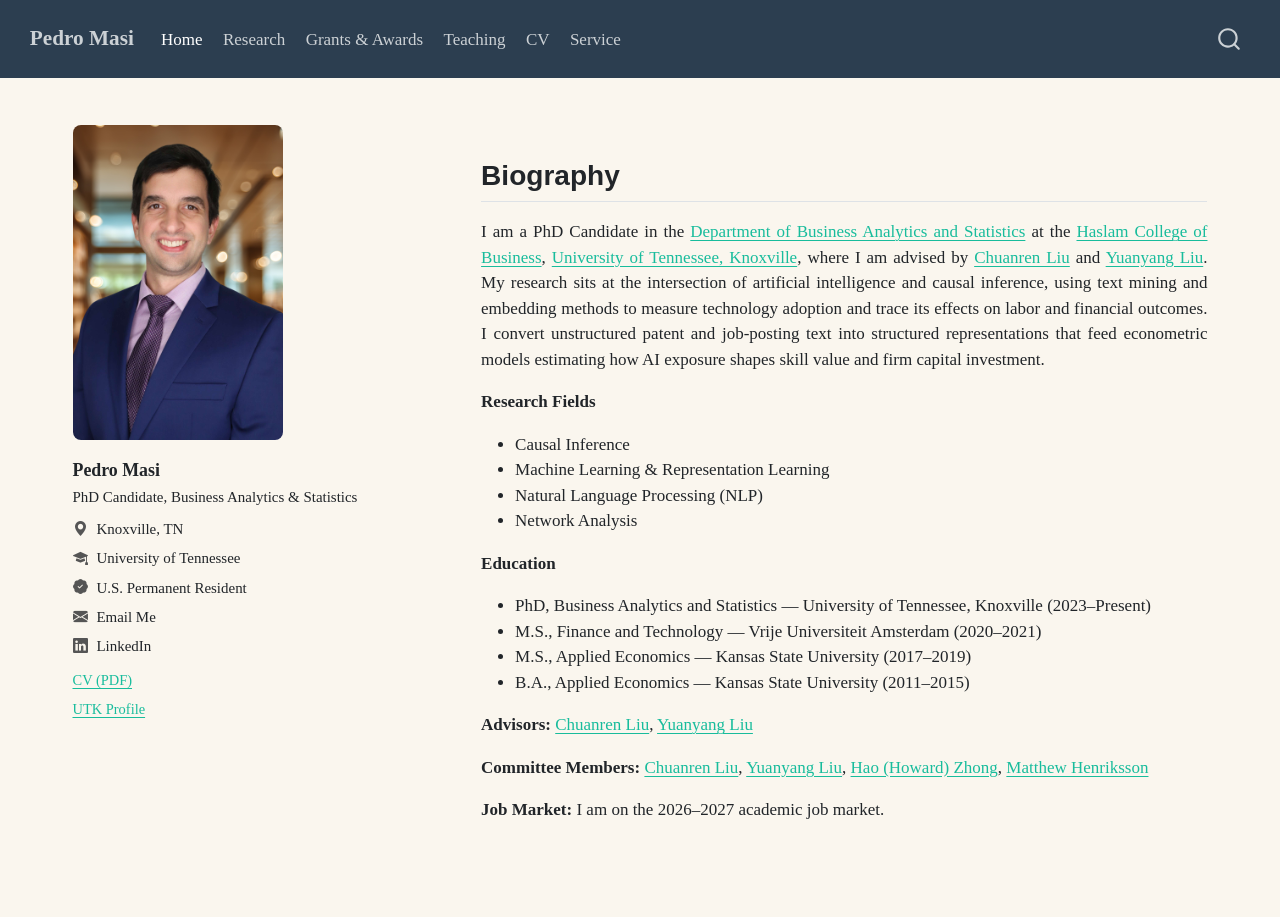
<file: docs/index.html>
<!DOCTYPE html>
<html xmlns="http://www.w3.org/1999/xhtml" lang="en" xml:lang="en"><head>

<meta charset="utf-8">
<meta name="generator" content="quarto-1.9.37">

<meta name="viewport" content="width=device-width, initial-scale=1.0, user-scalable=yes">


<title>Pedro Masi</title>
<style>
/* Default styles provided by pandoc.
** See https://pandoc.org/MANUAL.html#variables-for-html for config info.
*/
code{white-space: pre-wrap;}
span.smallcaps{font-variant: small-caps;}
div.columns{display: flex; gap: min(4vw, 1.5em);}
div.column{flex: auto; overflow-x: auto;}
div.hanging-indent{margin-left: 1.5em; text-indent: -1.5em;}
ul.task-list{list-style: none;}
ul.task-list li input[type="checkbox"] {
  width: 0.8em;
  margin: 0 0.8em 0.2em -1em; /* quarto-specific, see https://github.com/quarto-dev/quarto-cli/issues/4556 */ 
  vertical-align: middle;
}
</style>


<script src="site_libs/quarto-nav/quarto-nav.js"></script>
<script src="site_libs/quarto-nav/headroom.min.js"></script>
<script src="site_libs/clipboard/clipboard.min.js"></script>
<script src="site_libs/quarto-search/autocomplete.umd.js"></script>
<script src="site_libs/quarto-search/fuse.min.js"></script>
<script src="site_libs/quarto-search/quarto-search.js"></script>
<meta name="quarto:offset" content="./">
<script src="site_libs/quarto-html/quarto.js" type="module"></script>
<script src="site_libs/quarto-html/tabsets/tabsets.js" type="module"></script>
<script src="site_libs/quarto-html/popper.min.js"></script>
<script src="site_libs/quarto-html/tippy.umd.min.js"></script>
<script src="site_libs/quarto-html/anchor.min.js"></script>
<link href="site_libs/quarto-html/tippy.css" rel="stylesheet">
<link href="site_libs/quarto-html/quarto-syntax-highlighting-7f8f88aac4f3542376d5c11b86a4c14d.css" rel="stylesheet" id="quarto-text-highlighting-styles">
<script src="site_libs/bootstrap/bootstrap.min.js"></script>
<link href="site_libs/bootstrap/bootstrap-icons.css" rel="stylesheet">
<link href="site_libs/bootstrap/bootstrap-6b423f165eeea3787de40cb4f8e821c3.min.css" rel="stylesheet" append-hash="true" id="quarto-bootstrap" data-mode="light">
<script id="quarto-search-options" type="application/json">{
  "location": "navbar",
  "copy-button": false,
  "collapse-after": 3,
  "panel-placement": "end",
  "type": "overlay",
  "limit": 50,
  "keyboard-shortcut": [
    "f",
    "/",
    "s"
  ],
  "show-item-context": false,
  "language": {
    "search-no-results-text": "No results",
    "search-matching-documents-text": "matching documents",
    "search-copy-link-title": "Copy link to search",
    "search-hide-matches-text": "Hide additional matches",
    "search-more-match-text": "more match in this document",
    "search-more-matches-text": "more matches in this document",
    "search-clear-button-title": "Clear",
    "search-text-placeholder": "",
    "search-detached-cancel-button-title": "Cancel",
    "search-submit-button-title": "Submit",
    "search-label": "Search"
  }
}</script>


<link rel="stylesheet" href="styles.css">
</head>

<body class="nav-fixed quarto-light">

<div id="quarto-search-results"></div>
  <header id="quarto-header" class="headroom fixed-top">
    <nav class="navbar navbar-expand-lg " data-bs-theme="dark">
      <div class="navbar-container container-fluid">
      <div class="navbar-brand-container mx-auto">
    <a class="navbar-brand" href="./index.html">
    <span class="navbar-title">Pedro Masi</span>
    </a>
  </div>
            <div id="quarto-search" class="" title="Search"></div>
          <button class="navbar-toggler" type="button" data-bs-toggle="collapse" data-bs-target="#navbarCollapse" aria-controls="navbarCollapse" role="menu" aria-expanded="false" aria-label="Toggle navigation" onclick="if (window.quartoToggleHeadroom) { window.quartoToggleHeadroom(); }">
  <span class="navbar-toggler-icon"></span>
</button>
          <div class="collapse navbar-collapse" id="navbarCollapse">
            <ul class="navbar-nav navbar-nav-scroll me-auto">
  <li class="nav-item">
    <a class="nav-link active" href="./index.html" aria-current="page"> 
<span class="menu-text">Home</span></a>
  </li>  
  <li class="nav-item">
    <a class="nav-link" href="./research.html"> 
<span class="menu-text">Research</span></a>
  </li>  
  <li class="nav-item">
    <a class="nav-link" href="./grants_awards.html"> 
<span class="menu-text">Grants &amp; Awards</span></a>
  </li>  
  <li class="nav-item">
    <a class="nav-link" href="./teaching.html"> 
<span class="menu-text">Teaching</span></a>
  </li>  
  <li class="nav-item">
    <a class="nav-link" href="./cv.html"> 
<span class="menu-text">CV</span></a>
  </li>  
  <li class="nav-item">
    <a class="nav-link" href="./service.html"> 
<span class="menu-text">Service</span></a>
  </li>  
</ul>
          </div> <!-- /navcollapse -->
            <div class="quarto-navbar-tools">
</div>
      </div> <!-- /container-fluid -->
    </nav>
</header>
<!-- content -->
<div id="quarto-content" class="quarto-container page-columns page-rows-contents page-layout-full page-navbar">
<!-- sidebar -->
<!-- margin-sidebar -->
    
<!-- main -->
<main class="content column-page" id="quarto-document-content"><header id="title-block-header" class="quarto-title-block"></header>




<div class="columns">
<div class="column" style="width:32%;">
<p><img src="pedro_portrait/side_caffee_pm.jpg" class="headshot img-fluid" width="210"></p>
<p style="margin-top:0.6em; margin-bottom:0;">
<strong style="font-size:1.05em;">Pedro Masi</strong><br> <span style="font-size:0.88em;">PhD Candidate, Business Analytics &amp; Statistics</span>
</p>
<div class="contact-list">
<div class="contact-row">
<i class="bi bi-geo-alt-fill"></i><span>Knoxville, TN</span>
</div>
<div class="contact-row">
<i class="bi bi-mortarboard-fill"></i><span>University of Tennessee</span>
</div>
<div class="contact-row">
<i class="bi bi-patch-check-fill"></i><span>U.S. Permanent Resident</span>
</div>
<div class="contact-row">
<i class="bi bi-envelope-fill"></i><span><a href="mailto:pmmasig@gmail.com">Email Me</a></span>
</div>
<div class="contact-row">
<i class="bi bi-linkedin"></i><span><a href="https://www.linkedin.com/in/pedro-masi/" target="_blank" rel="noopener">LinkedIn</a></span>
</div>
</div>
<p style="font-size:0.85em; line-height:2.0; margin-top:0.6em;">
<a href="./cv.html">CV (PDF)</a><br> <a href="https://haslam.utk.edu/people/profile/pedro-masi/">UTK Profile</a>
</p>
</div><div class="column" style="width:4%;">

</div><div class="column" style="width:64%;">
<section id="biography" class="level2">
<h2 class="anchored" data-anchor-id="biography">Biography</h2>
<p>I am a PhD Candidate in the <a href="https://haslam.utk.edu/business-analytics-statistics/">Department of Business Analytics and Statistics</a> at the <a href="https://haslam.utk.edu/">Haslam College of Business</a>, <a href="https://www.utk.edu/">University of Tennessee, Knoxville</a>, where I am advised by <a href="https://datalab.utk.edu/charles-liu/">Chuanren Liu</a> and <a href="https://sites.google.com/site/yuanyangliuhome">Yuanyang Liu</a>. My research sits at the intersection of artificial intelligence and causal inference, using text mining and embedding methods to measure technology adoption and trace its effects on labor and financial outcomes. I convert unstructured patent and job-posting text into structured representations that feed econometric models estimating how AI exposure shapes skill value and firm capital investment.</p>
<p><strong>Research Fields</strong></p>
<ul>
<li>Causal Inference</li>
<li>Machine Learning &amp; Representation Learning</li>
<li>Natural Language Processing (NLP)</li>
<li>Network Analysis</li>
</ul>
<p><strong>Education</strong></p>
<ul>
<li>PhD, Business Analytics and Statistics — University of Tennessee, Knoxville (2023–Present)</li>
<li>M.S., Finance and Technology — Vrije Universiteit Amsterdam (2020–2021)</li>
<li>M.S., Applied Economics — Kansas State University (2017–2019)</li>
<li>B.A., Applied Economics — Kansas State University (2011–2015)</li>
</ul>
<p><strong>Advisors:</strong> <a href="https://datalab.utk.edu/charles-liu/">Chuanren Liu</a>, <a href="https://sites.google.com/site/yuanyangliuhome">Yuanyang Liu</a></p>
<p><strong>Committee Members:</strong> <a href="https://datalab.utk.edu/charles-liu/">Chuanren Liu</a>, <a href="https://sites.google.com/site/yuanyangliuhome">Yuanyang Liu</a>, <a href="https://escp.eu/faculty-research/faculty-members/zhong-hao">Hao (Howard) Zhong</a>, <a href="https://www.mhenriksson.com/">Matthew Henriksson</a></p>
<p><strong>Job Market:</strong> I am on the 2026–2027 academic job market.</p>
</section>
</div>
</div>



</main> <!-- /main -->
<script id="quarto-html-after-body" type="application/javascript">
  window.document.addEventListener("DOMContentLoaded", function (event) {
    const icon = "";
    const anchorJS = new window.AnchorJS();
    anchorJS.options = {
      placement: 'right',
      icon: icon
    };
    anchorJS.add('.anchored');
    const isCodeAnnotation = (el) => {
      for (const clz of el.classList) {
        if (clz.startsWith('code-annotation-')) {                     
          return true;
        }
      }
      return false;
    }
    const onCopySuccess = function(e) {
      // button target
      const button = e.trigger;
      // don't keep focus
      button.blur();
      // flash "checked"
      button.classList.add('code-copy-button-checked');
      var currentTitle = button.getAttribute("title");
      button.setAttribute("title", "Copied!");
      let tooltip;
      if (window.bootstrap) {
        button.setAttribute("data-bs-toggle", "tooltip");
        button.setAttribute("data-bs-placement", "left");
        button.setAttribute("data-bs-title", "Copied!");
        tooltip = new bootstrap.Tooltip(button, 
          { trigger: "manual", 
            customClass: "code-copy-button-tooltip",
            offset: [0, -8]});
        tooltip.show();    
      }
      setTimeout(function() {
        if (tooltip) {
          tooltip.hide();
          button.removeAttribute("data-bs-title");
          button.removeAttribute("data-bs-toggle");
          button.removeAttribute("data-bs-placement");
        }
        button.setAttribute("title", currentTitle);
        button.classList.remove('code-copy-button-checked');
      }, 1000);
      // clear code selection
      e.clearSelection();
    }
    const getTextToCopy = function(trigger) {
      const outerScaffold = trigger.parentElement.cloneNode(true);
      const codeEl = outerScaffold.querySelector('code');
      for (const childEl of codeEl.children) {
        if (isCodeAnnotation(childEl)) {
          childEl.remove();
        }
      }
      return codeEl.innerText;
    }
    const clipboard = new window.ClipboardJS('.code-copy-button:not([data-in-quarto-modal])', {
      text: getTextToCopy
    });
    clipboard.on('success', onCopySuccess);
    if (window.document.getElementById('quarto-embedded-source-code-modal')) {
      const clipboardModal = new window.ClipboardJS('.code-copy-button[data-in-quarto-modal]', {
        text: getTextToCopy,
        container: window.document.getElementById('quarto-embedded-source-code-modal')
      });
      clipboardModal.on('success', onCopySuccess);
    }
      var localhostRegex = new RegExp(/^(?:http|https):\/\/localhost\:?[0-9]*\//);
      var mailtoRegex = new RegExp(/^mailto:/);
        var filterRegex = new RegExp('/' + window.location.host + '/');
      var isInternal = (href) => {
          return filterRegex.test(href) || localhostRegex.test(href) || mailtoRegex.test(href);
      }
      // Inspect non-navigation links and adorn them if external
     var links = window.document.querySelectorAll('a[href]:not(.nav-link):not(.navbar-brand):not(.toc-action):not(.sidebar-link):not(.sidebar-item-toggle):not(.pagination-link):not(.no-external):not([aria-hidden]):not(.dropdown-item):not(.quarto-navigation-tool):not(.about-link)');
      for (var i=0; i<links.length; i++) {
        const link = links[i];
        if (!isInternal(link.href)) {
          // undo the damage that might have been done by quarto-nav.js in the case of
          // links that we want to consider external
          if (link.dataset.originalHref !== undefined) {
            link.href = link.dataset.originalHref;
          }
        }
      }
    function tippyHover(el, contentFn, onTriggerFn, onUntriggerFn) {
      const config = {
        allowHTML: true,
        maxWidth: 500,
        delay: 100,
        arrow: false,
        appendTo: function(el) {
            return el.parentElement;
        },
        interactive: true,
        interactiveBorder: 10,
        theme: 'quarto',
        placement: 'bottom-start',
      };
      if (contentFn) {
        config.content = contentFn;
      }
      if (onTriggerFn) {
        config.onTrigger = onTriggerFn;
      }
      if (onUntriggerFn) {
        config.onUntrigger = onUntriggerFn;
      }
      window.tippy(el, config); 
    }
    const noterefs = window.document.querySelectorAll('a[role="doc-noteref"]');
    for (var i=0; i<noterefs.length; i++) {
      const ref = noterefs[i];
      tippyHover(ref, function() {
        // use id or data attribute instead here
        let href = ref.getAttribute('data-footnote-href') || ref.getAttribute('href');
        try { href = new URL(href).hash; } catch {}
        const id = href.replace(/^#\/?/, "");
        const note = window.document.getElementById(id);
        if (note) {
          return note.innerHTML;
        } else {
          return "";
        }
      });
    }
    const xrefs = window.document.querySelectorAll('a.quarto-xref');
    const processXRef = (id, note) => {
      // Strip column container classes
      const stripColumnClz = (el) => {
        el.classList.remove("page-full", "page-columns");
        if (el.children) {
          for (const child of el.children) {
            stripColumnClz(child);
          }
        }
      }
      stripColumnClz(note)
      if (id === null || id.startsWith('sec-')) {
        // Special case sections, only their first couple elements
        const container = document.createElement("div");
        if (note.children && note.children.length > 2) {
          container.appendChild(note.children[0].cloneNode(true));
          for (let i = 1; i < note.children.length; i++) {
            const child = note.children[i];
            if (child.tagName === "P" && child.innerText === "") {
              continue;
            } else {
              container.appendChild(child.cloneNode(true));
              break;
            }
          }
          if (window.Quarto?.typesetMath) {
            window.Quarto.typesetMath(container);
          }
          return container.innerHTML
        } else {
          if (window.Quarto?.typesetMath) {
            window.Quarto.typesetMath(note);
          }
          return note.innerHTML;
        }
      } else {
        // Remove any anchor links if they are present
        const anchorLink = note.querySelector('a.anchorjs-link');
        if (anchorLink) {
          anchorLink.remove();
        }
        if (window.Quarto?.typesetMath) {
          window.Quarto.typesetMath(note);
        }
        if (note.classList.contains("callout")) {
          return note.outerHTML;
        } else {
          return note.innerHTML;
        }
      }
    }
    for (var i=0; i<xrefs.length; i++) {
      const xref = xrefs[i];
      tippyHover(xref, undefined, function(instance) {
        instance.disable();
        let url = xref.getAttribute('href');
        let hash = undefined; 
        if (url.startsWith('#')) {
          hash = url;
        } else {
          try { hash = new URL(url).hash; } catch {}
        }
        if (hash) {
          const id = hash.replace(/^#\/?/, "");
          const note = window.document.getElementById(id);
          if (note !== null) {
            try {
              const html = processXRef(id, note.cloneNode(true));
              instance.setContent(html);
            } finally {
              instance.enable();
              instance.show();
            }
          } else {
            // See if we can fetch this
            fetch(url.split('#')[0])
            .then(res => res.text())
            .then(html => {
              const parser = new DOMParser();
              const htmlDoc = parser.parseFromString(html, "text/html");
              const note = htmlDoc.getElementById(id);
              if (note !== null) {
                const html = processXRef(id, note);
                instance.setContent(html);
              } 
            }).finally(() => {
              instance.enable();
              instance.show();
            });
          }
        } else {
          // See if we can fetch a full url (with no hash to target)
          // This is a special case and we should probably do some content thinning / targeting
          fetch(url)
          .then(res => res.text())
          .then(html => {
            const parser = new DOMParser();
            const htmlDoc = parser.parseFromString(html, "text/html");
            const note = htmlDoc.querySelector('main.content');
            if (note !== null) {
              // This should only happen for chapter cross references
              // (since there is no id in the URL)
              // remove the first header
              if (note.children.length > 0 && note.children[0].tagName === "HEADER") {
                note.children[0].remove();
              }
              const html = processXRef(null, note);
              instance.setContent(html);
            } 
          }).finally(() => {
            instance.enable();
            instance.show();
          });
        }
      }, function(instance) {
      });
    }
        let selectedAnnoteEl;
        const selectorForAnnotation = ( cell, annotation) => {
          let cellAttr = 'data-code-cell="' + cell + '"';
          let lineAttr = 'data-code-annotation="' +  annotation + '"';
          const selector = 'span[' + cellAttr + '][' + lineAttr + ']';
          return selector;
        }
        const selectCodeLines = (annoteEl) => {
          const doc = window.document;
          const targetCell = annoteEl.getAttribute("data-target-cell");
          const targetAnnotation = annoteEl.getAttribute("data-target-annotation");
          const annoteSpan = window.document.querySelector(selectorForAnnotation(targetCell, targetAnnotation));
          const lines = annoteSpan.getAttribute("data-code-lines").split(",");
          const lineIds = lines.map((line) => {
            return targetCell + "-" + line;
          })
          let top = null;
          let height = null;
          let parent = null;
          if (lineIds.length > 0) {
              //compute the position of the single el (top and bottom and make a div)
              const el = window.document.getElementById(lineIds[0]);
              top = el.offsetTop;
              height = el.offsetHeight;
              parent = el.parentElement.parentElement;
            if (lineIds.length > 1) {
              const lastEl = window.document.getElementById(lineIds[lineIds.length - 1]);
              const bottom = lastEl.offsetTop + lastEl.offsetHeight;
              height = bottom - top;
            }
            if (top !== null && height !== null && parent !== null) {
              // cook up a div (if necessary) and position it 
              let div = window.document.getElementById("code-annotation-line-highlight");
              if (div === null) {
                div = window.document.createElement("div");
                div.setAttribute("id", "code-annotation-line-highlight");
                div.style.position = 'absolute';
                parent.appendChild(div);
              }
              div.style.top = top - 2 + "px";
              div.style.height = height + 4 + "px";
              div.style.left = 0;
              let gutterDiv = window.document.getElementById("code-annotation-line-highlight-gutter");
              if (gutterDiv === null) {
                gutterDiv = window.document.createElement("div");
                gutterDiv.setAttribute("id", "code-annotation-line-highlight-gutter");
                gutterDiv.style.position = 'absolute';
                const codeCell = window.document.getElementById(targetCell);
                const gutter = codeCell.querySelector('.code-annotation-gutter');
                gutter.appendChild(gutterDiv);
              }
              gutterDiv.style.top = top - 2 + "px";
              gutterDiv.style.height = height + 4 + "px";
            }
            selectedAnnoteEl = annoteEl;
          }
        };
        const unselectCodeLines = () => {
          const elementsIds = ["code-annotation-line-highlight", "code-annotation-line-highlight-gutter"];
          elementsIds.forEach((elId) => {
            const div = window.document.getElementById(elId);
            if (div) {
              div.remove();
            }
          });
          selectedAnnoteEl = undefined;
        };
          // Handle positioning of the toggle
      window.addEventListener(
        "resize",
        throttle(() => {
          elRect = undefined;
          if (selectedAnnoteEl) {
            selectCodeLines(selectedAnnoteEl);
          }
        }, 10)
      );
      function throttle(fn, ms) {
      let throttle = false;
      let timer;
        return (...args) => {
          if(!throttle) { // first call gets through
              fn.apply(this, args);
              throttle = true;
          } else { // all the others get throttled
              if(timer) clearTimeout(timer); // cancel #2
              timer = setTimeout(() => {
                fn.apply(this, args);
                timer = throttle = false;
              }, ms);
          }
        };
      }
        // Attach click handler to the DT
        const annoteDls = window.document.querySelectorAll('dt[data-target-cell]');
        for (const annoteDlNode of annoteDls) {
          annoteDlNode.addEventListener('click', (event) => {
            const clickedEl = event.target;
            if (clickedEl !== selectedAnnoteEl) {
              unselectCodeLines();
              const activeEl = window.document.querySelector('dt[data-target-cell].code-annotation-active');
              if (activeEl) {
                activeEl.classList.remove('code-annotation-active');
              }
              selectCodeLines(clickedEl);
              clickedEl.classList.add('code-annotation-active');
            } else {
              // Unselect the line
              unselectCodeLines();
              clickedEl.classList.remove('code-annotation-active');
            }
          });
        }
    const findCites = (el) => {
      const parentEl = el.parentElement;
      if (parentEl) {
        const cites = parentEl.dataset.cites;
        if (cites) {
          return {
            el,
            cites: cites.split(' ')
          };
        } else {
          return findCites(el.parentElement)
        }
      } else {
        return undefined;
      }
    };
    var bibliorefs = window.document.querySelectorAll('a[role="doc-biblioref"]');
    for (var i=0; i<bibliorefs.length; i++) {
      const ref = bibliorefs[i];
      const citeInfo = findCites(ref);
      if (citeInfo) {
        tippyHover(citeInfo.el, function() {
          var popup = window.document.createElement('div');
          citeInfo.cites.forEach(function(cite) {
            var citeDiv = window.document.createElement('div');
            citeDiv.classList.add('hanging-indent');
            citeDiv.classList.add('csl-entry');
            var biblioDiv = window.document.getElementById('ref-' + cite);
            if (biblioDiv) {
              citeDiv.innerHTML = biblioDiv.innerHTML;
            }
            popup.appendChild(citeDiv);
          });
          return popup.innerHTML;
        });
      }
    }
  });
  </script>
</div> <!-- /content -->




</body></html>
</file>
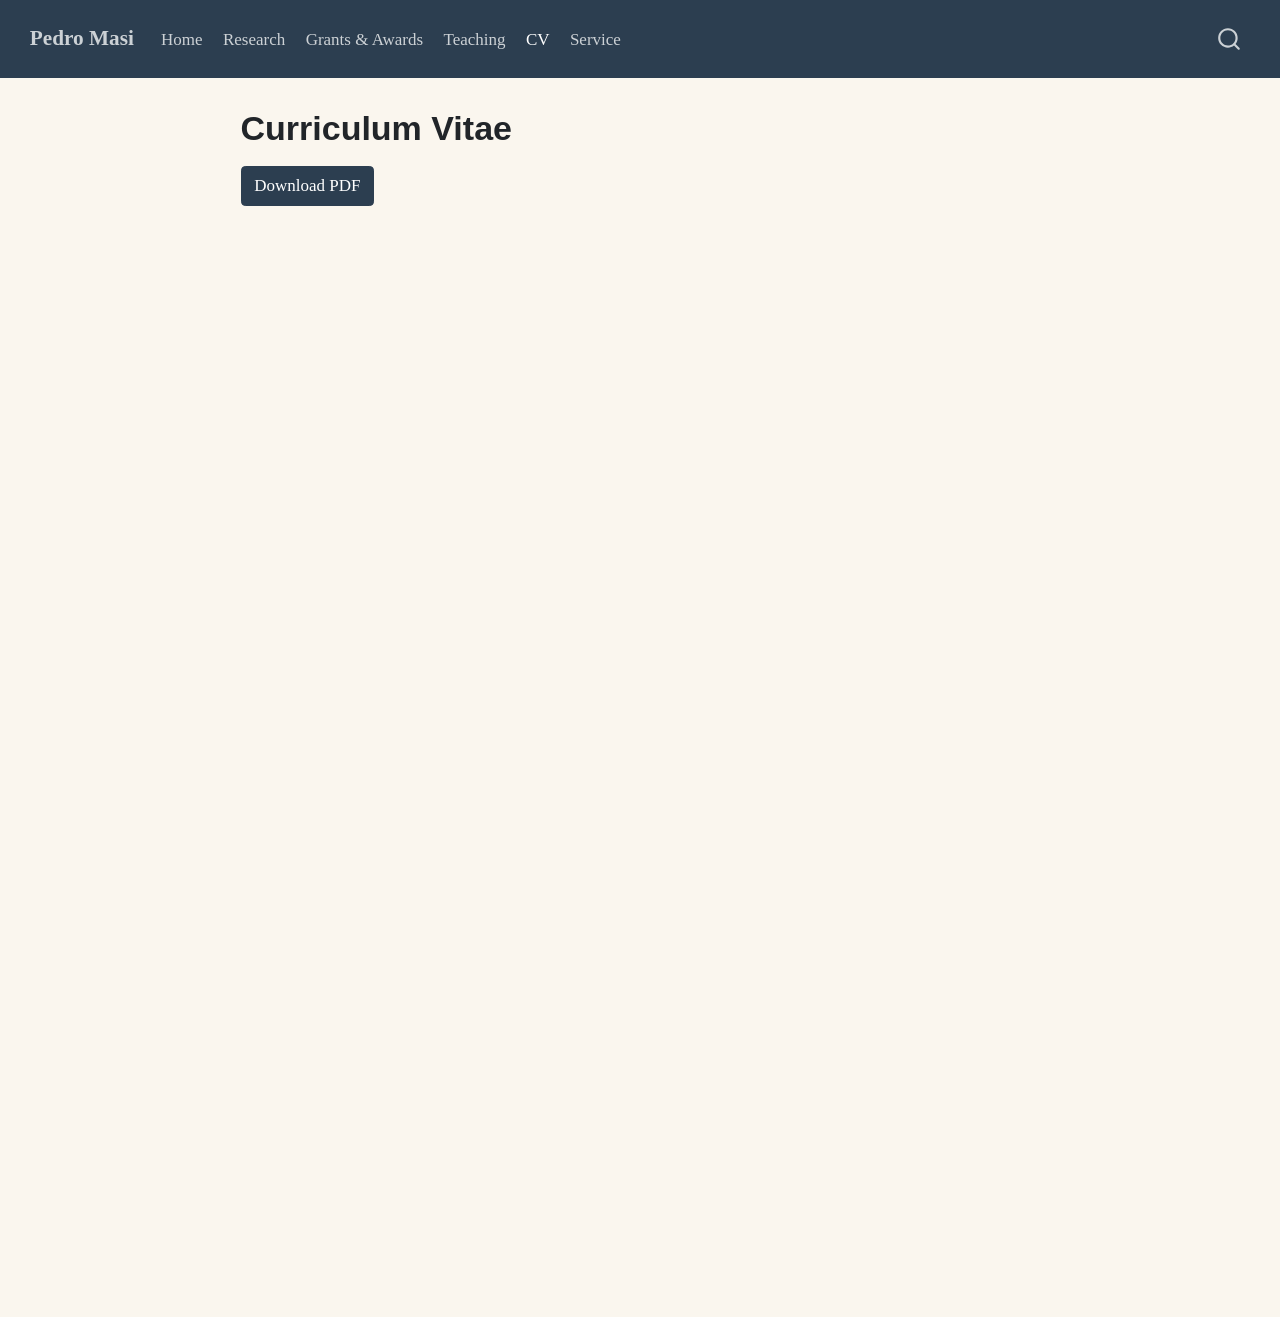
<file: docs/cv.html>
<!DOCTYPE html>
<html xmlns="http://www.w3.org/1999/xhtml" lang="en" xml:lang="en"><head>

<meta charset="utf-8">
<meta name="generator" content="quarto-1.9.37">

<meta name="viewport" content="width=device-width, initial-scale=1.0, user-scalable=yes">


<title>Curriculum Vitae – Pedro Masi</title>
<style>
/* Default styles provided by pandoc.
** See https://pandoc.org/MANUAL.html#variables-for-html for config info.
*/
code{white-space: pre-wrap;}
span.smallcaps{font-variant: small-caps;}
div.columns{display: flex; gap: min(4vw, 1.5em);}
div.column{flex: auto; overflow-x: auto;}
div.hanging-indent{margin-left: 1.5em; text-indent: -1.5em;}
ul.task-list{list-style: none;}
ul.task-list li input[type="checkbox"] {
  width: 0.8em;
  margin: 0 0.8em 0.2em -1em; /* quarto-specific, see https://github.com/quarto-dev/quarto-cli/issues/4556 */ 
  vertical-align: middle;
}
</style>


<script src="site_libs/quarto-nav/quarto-nav.js"></script>
<script src="site_libs/quarto-nav/headroom.min.js"></script>
<script src="site_libs/clipboard/clipboard.min.js"></script>
<script src="site_libs/quarto-search/autocomplete.umd.js"></script>
<script src="site_libs/quarto-search/fuse.min.js"></script>
<script src="site_libs/quarto-search/quarto-search.js"></script>
<meta name="quarto:offset" content="./">
<script src="site_libs/quarto-html/quarto.js" type="module"></script>
<script src="site_libs/quarto-html/tabsets/tabsets.js" type="module"></script>
<script src="site_libs/quarto-html/popper.min.js"></script>
<script src="site_libs/quarto-html/tippy.umd.min.js"></script>
<script src="site_libs/quarto-html/anchor.min.js"></script>
<link href="site_libs/quarto-html/tippy.css" rel="stylesheet">
<link href="site_libs/quarto-html/quarto-syntax-highlighting-7f8f88aac4f3542376d5c11b86a4c14d.css" rel="stylesheet" id="quarto-text-highlighting-styles">
<script src="site_libs/bootstrap/bootstrap.min.js"></script>
<link href="site_libs/bootstrap/bootstrap-icons.css" rel="stylesheet">
<link href="site_libs/bootstrap/bootstrap-6b423f165eeea3787de40cb4f8e821c3.min.css" rel="stylesheet" append-hash="true" id="quarto-bootstrap" data-mode="light">
<script id="quarto-search-options" type="application/json">{
  "location": "navbar",
  "copy-button": false,
  "collapse-after": 3,
  "panel-placement": "end",
  "type": "overlay",
  "limit": 50,
  "keyboard-shortcut": [
    "f",
    "/",
    "s"
  ],
  "show-item-context": false,
  "language": {
    "search-no-results-text": "No results",
    "search-matching-documents-text": "matching documents",
    "search-copy-link-title": "Copy link to search",
    "search-hide-matches-text": "Hide additional matches",
    "search-more-match-text": "more match in this document",
    "search-more-matches-text": "more matches in this document",
    "search-clear-button-title": "Clear",
    "search-text-placeholder": "",
    "search-detached-cancel-button-title": "Cancel",
    "search-submit-button-title": "Submit",
    "search-label": "Search"
  }
}</script>


<link rel="stylesheet" href="styles.css">
</head>

<body class="nav-fixed fullcontent quarto-light">

<div id="quarto-search-results"></div>
  <header id="quarto-header" class="headroom fixed-top">
    <nav class="navbar navbar-expand-lg " data-bs-theme="dark">
      <div class="navbar-container container-fluid">
      <div class="navbar-brand-container mx-auto">
    <a class="navbar-brand" href="./index.html">
    <span class="navbar-title">Pedro Masi</span>
    </a>
  </div>
            <div id="quarto-search" class="" title="Search"></div>
          <button class="navbar-toggler" type="button" data-bs-toggle="collapse" data-bs-target="#navbarCollapse" aria-controls="navbarCollapse" role="menu" aria-expanded="false" aria-label="Toggle navigation" onclick="if (window.quartoToggleHeadroom) { window.quartoToggleHeadroom(); }">
  <span class="navbar-toggler-icon"></span>
</button>
          <div class="collapse navbar-collapse" id="navbarCollapse">
            <ul class="navbar-nav navbar-nav-scroll me-auto">
  <li class="nav-item">
    <a class="nav-link" href="./index.html"> 
<span class="menu-text">Home</span></a>
  </li>  
  <li class="nav-item">
    <a class="nav-link" href="./research.html"> 
<span class="menu-text">Research</span></a>
  </li>  
  <li class="nav-item">
    <a class="nav-link" href="./grants_awards.html"> 
<span class="menu-text">Grants &amp; Awards</span></a>
  </li>  
  <li class="nav-item">
    <a class="nav-link" href="./teaching.html"> 
<span class="menu-text">Teaching</span></a>
  </li>  
  <li class="nav-item">
    <a class="nav-link active" href="./cv.html" aria-current="page"> 
<span class="menu-text">CV</span></a>
  </li>  
  <li class="nav-item">
    <a class="nav-link" href="./service.html"> 
<span class="menu-text">Service</span></a>
  </li>  
</ul>
          </div> <!-- /navcollapse -->
            <div class="quarto-navbar-tools">
</div>
      </div> <!-- /container-fluid -->
    </nav>
</header>
<!-- content -->
<div id="quarto-content" class="quarto-container page-columns page-rows-contents page-layout-article page-navbar">
<!-- sidebar -->
<!-- margin-sidebar -->
    
<!-- main -->
<main class="content" id="quarto-document-content">

<header id="title-block-header" class="quarto-title-block default">
<div class="quarto-title">
<h1 class="title">Curriculum Vitae</h1>
</div>



<div class="quarto-title-meta">

    
  
    
  </div>
  


</header>


<p><a href="Academic_CV_Pedro.pdf" class="btn btn-primary">Download PDF</a></p>
<p><br></p>
<iframe src="Academic_CV_Pedro.pdf" width="100%" height="950px" style="border:none;">
</iframe>



</main> <!-- /main -->
<script id="quarto-html-after-body" type="application/javascript">
  window.document.addEventListener("DOMContentLoaded", function (event) {
    const icon = "";
    const anchorJS = new window.AnchorJS();
    anchorJS.options = {
      placement: 'right',
      icon: icon
    };
    anchorJS.add('.anchored');
    const isCodeAnnotation = (el) => {
      for (const clz of el.classList) {
        if (clz.startsWith('code-annotation-')) {                     
          return true;
        }
      }
      return false;
    }
    const onCopySuccess = function(e) {
      // button target
      const button = e.trigger;
      // don't keep focus
      button.blur();
      // flash "checked"
      button.classList.add('code-copy-button-checked');
      var currentTitle = button.getAttribute("title");
      button.setAttribute("title", "Copied!");
      let tooltip;
      if (window.bootstrap) {
        button.setAttribute("data-bs-toggle", "tooltip");
        button.setAttribute("data-bs-placement", "left");
        button.setAttribute("data-bs-title", "Copied!");
        tooltip = new bootstrap.Tooltip(button, 
          { trigger: "manual", 
            customClass: "code-copy-button-tooltip",
            offset: [0, -8]});
        tooltip.show();    
      }
      setTimeout(function() {
        if (tooltip) {
          tooltip.hide();
          button.removeAttribute("data-bs-title");
          button.removeAttribute("data-bs-toggle");
          button.removeAttribute("data-bs-placement");
        }
        button.setAttribute("title", currentTitle);
        button.classList.remove('code-copy-button-checked');
      }, 1000);
      // clear code selection
      e.clearSelection();
    }
    const getTextToCopy = function(trigger) {
      const outerScaffold = trigger.parentElement.cloneNode(true);
      const codeEl = outerScaffold.querySelector('code');
      for (const childEl of codeEl.children) {
        if (isCodeAnnotation(childEl)) {
          childEl.remove();
        }
      }
      return codeEl.innerText;
    }
    const clipboard = new window.ClipboardJS('.code-copy-button:not([data-in-quarto-modal])', {
      text: getTextToCopy
    });
    clipboard.on('success', onCopySuccess);
    if (window.document.getElementById('quarto-embedded-source-code-modal')) {
      const clipboardModal = new window.ClipboardJS('.code-copy-button[data-in-quarto-modal]', {
        text: getTextToCopy,
        container: window.document.getElementById('quarto-embedded-source-code-modal')
      });
      clipboardModal.on('success', onCopySuccess);
    }
      var localhostRegex = new RegExp(/^(?:http|https):\/\/localhost\:?[0-9]*\//);
      var mailtoRegex = new RegExp(/^mailto:/);
        var filterRegex = new RegExp('/' + window.location.host + '/');
      var isInternal = (href) => {
          return filterRegex.test(href) || localhostRegex.test(href) || mailtoRegex.test(href);
      }
      // Inspect non-navigation links and adorn them if external
     var links = window.document.querySelectorAll('a[href]:not(.nav-link):not(.navbar-brand):not(.toc-action):not(.sidebar-link):not(.sidebar-item-toggle):not(.pagination-link):not(.no-external):not([aria-hidden]):not(.dropdown-item):not(.quarto-navigation-tool):not(.about-link)');
      for (var i=0; i<links.length; i++) {
        const link = links[i];
        if (!isInternal(link.href)) {
          // undo the damage that might have been done by quarto-nav.js in the case of
          // links that we want to consider external
          if (link.dataset.originalHref !== undefined) {
            link.href = link.dataset.originalHref;
          }
        }
      }
    function tippyHover(el, contentFn, onTriggerFn, onUntriggerFn) {
      const config = {
        allowHTML: true,
        maxWidth: 500,
        delay: 100,
        arrow: false,
        appendTo: function(el) {
            return el.parentElement;
        },
        interactive: true,
        interactiveBorder: 10,
        theme: 'quarto',
        placement: 'bottom-start',
      };
      if (contentFn) {
        config.content = contentFn;
      }
      if (onTriggerFn) {
        config.onTrigger = onTriggerFn;
      }
      if (onUntriggerFn) {
        config.onUntrigger = onUntriggerFn;
      }
      window.tippy(el, config); 
    }
    const noterefs = window.document.querySelectorAll('a[role="doc-noteref"]');
    for (var i=0; i<noterefs.length; i++) {
      const ref = noterefs[i];
      tippyHover(ref, function() {
        // use id or data attribute instead here
        let href = ref.getAttribute('data-footnote-href') || ref.getAttribute('href');
        try { href = new URL(href).hash; } catch {}
        const id = href.replace(/^#\/?/, "");
        const note = window.document.getElementById(id);
        if (note) {
          return note.innerHTML;
        } else {
          return "";
        }
      });
    }
    const xrefs = window.document.querySelectorAll('a.quarto-xref');
    const processXRef = (id, note) => {
      // Strip column container classes
      const stripColumnClz = (el) => {
        el.classList.remove("page-full", "page-columns");
        if (el.children) {
          for (const child of el.children) {
            stripColumnClz(child);
          }
        }
      }
      stripColumnClz(note)
      if (id === null || id.startsWith('sec-')) {
        // Special case sections, only their first couple elements
        const container = document.createElement("div");
        if (note.children && note.children.length > 2) {
          container.appendChild(note.children[0].cloneNode(true));
          for (let i = 1; i < note.children.length; i++) {
            const child = note.children[i];
            if (child.tagName === "P" && child.innerText === "") {
              continue;
            } else {
              container.appendChild(child.cloneNode(true));
              break;
            }
          }
          if (window.Quarto?.typesetMath) {
            window.Quarto.typesetMath(container);
          }
          return container.innerHTML
        } else {
          if (window.Quarto?.typesetMath) {
            window.Quarto.typesetMath(note);
          }
          return note.innerHTML;
        }
      } else {
        // Remove any anchor links if they are present
        const anchorLink = note.querySelector('a.anchorjs-link');
        if (anchorLink) {
          anchorLink.remove();
        }
        if (window.Quarto?.typesetMath) {
          window.Quarto.typesetMath(note);
        }
        if (note.classList.contains("callout")) {
          return note.outerHTML;
        } else {
          return note.innerHTML;
        }
      }
    }
    for (var i=0; i<xrefs.length; i++) {
      const xref = xrefs[i];
      tippyHover(xref, undefined, function(instance) {
        instance.disable();
        let url = xref.getAttribute('href');
        let hash = undefined; 
        if (url.startsWith('#')) {
          hash = url;
        } else {
          try { hash = new URL(url).hash; } catch {}
        }
        if (hash) {
          const id = hash.replace(/^#\/?/, "");
          const note = window.document.getElementById(id);
          if (note !== null) {
            try {
              const html = processXRef(id, note.cloneNode(true));
              instance.setContent(html);
            } finally {
              instance.enable();
              instance.show();
            }
          } else {
            // See if we can fetch this
            fetch(url.split('#')[0])
            .then(res => res.text())
            .then(html => {
              const parser = new DOMParser();
              const htmlDoc = parser.parseFromString(html, "text/html");
              const note = htmlDoc.getElementById(id);
              if (note !== null) {
                const html = processXRef(id, note);
                instance.setContent(html);
              } 
            }).finally(() => {
              instance.enable();
              instance.show();
            });
          }
        } else {
          // See if we can fetch a full url (with no hash to target)
          // This is a special case and we should probably do some content thinning / targeting
          fetch(url)
          .then(res => res.text())
          .then(html => {
            const parser = new DOMParser();
            const htmlDoc = parser.parseFromString(html, "text/html");
            const note = htmlDoc.querySelector('main.content');
            if (note !== null) {
              // This should only happen for chapter cross references
              // (since there is no id in the URL)
              // remove the first header
              if (note.children.length > 0 && note.children[0].tagName === "HEADER") {
                note.children[0].remove();
              }
              const html = processXRef(null, note);
              instance.setContent(html);
            } 
          }).finally(() => {
            instance.enable();
            instance.show();
          });
        }
      }, function(instance) {
      });
    }
        let selectedAnnoteEl;
        const selectorForAnnotation = ( cell, annotation) => {
          let cellAttr = 'data-code-cell="' + cell + '"';
          let lineAttr = 'data-code-annotation="' +  annotation + '"';
          const selector = 'span[' + cellAttr + '][' + lineAttr + ']';
          return selector;
        }
        const selectCodeLines = (annoteEl) => {
          const doc = window.document;
          const targetCell = annoteEl.getAttribute("data-target-cell");
          const targetAnnotation = annoteEl.getAttribute("data-target-annotation");
          const annoteSpan = window.document.querySelector(selectorForAnnotation(targetCell, targetAnnotation));
          const lines = annoteSpan.getAttribute("data-code-lines").split(",");
          const lineIds = lines.map((line) => {
            return targetCell + "-" + line;
          })
          let top = null;
          let height = null;
          let parent = null;
          if (lineIds.length > 0) {
              //compute the position of the single el (top and bottom and make a div)
              const el = window.document.getElementById(lineIds[0]);
              top = el.offsetTop;
              height = el.offsetHeight;
              parent = el.parentElement.parentElement;
            if (lineIds.length > 1) {
              const lastEl = window.document.getElementById(lineIds[lineIds.length - 1]);
              const bottom = lastEl.offsetTop + lastEl.offsetHeight;
              height = bottom - top;
            }
            if (top !== null && height !== null && parent !== null) {
              // cook up a div (if necessary) and position it 
              let div = window.document.getElementById("code-annotation-line-highlight");
              if (div === null) {
                div = window.document.createElement("div");
                div.setAttribute("id", "code-annotation-line-highlight");
                div.style.position = 'absolute';
                parent.appendChild(div);
              }
              div.style.top = top - 2 + "px";
              div.style.height = height + 4 + "px";
              div.style.left = 0;
              let gutterDiv = window.document.getElementById("code-annotation-line-highlight-gutter");
              if (gutterDiv === null) {
                gutterDiv = window.document.createElement("div");
                gutterDiv.setAttribute("id", "code-annotation-line-highlight-gutter");
                gutterDiv.style.position = 'absolute';
                const codeCell = window.document.getElementById(targetCell);
                const gutter = codeCell.querySelector('.code-annotation-gutter');
                gutter.appendChild(gutterDiv);
              }
              gutterDiv.style.top = top - 2 + "px";
              gutterDiv.style.height = height + 4 + "px";
            }
            selectedAnnoteEl = annoteEl;
          }
        };
        const unselectCodeLines = () => {
          const elementsIds = ["code-annotation-line-highlight", "code-annotation-line-highlight-gutter"];
          elementsIds.forEach((elId) => {
            const div = window.document.getElementById(elId);
            if (div) {
              div.remove();
            }
          });
          selectedAnnoteEl = undefined;
        };
          // Handle positioning of the toggle
      window.addEventListener(
        "resize",
        throttle(() => {
          elRect = undefined;
          if (selectedAnnoteEl) {
            selectCodeLines(selectedAnnoteEl);
          }
        }, 10)
      );
      function throttle(fn, ms) {
      let throttle = false;
      let timer;
        return (...args) => {
          if(!throttle) { // first call gets through
              fn.apply(this, args);
              throttle = true;
          } else { // all the others get throttled
              if(timer) clearTimeout(timer); // cancel #2
              timer = setTimeout(() => {
                fn.apply(this, args);
                timer = throttle = false;
              }, ms);
          }
        };
      }
        // Attach click handler to the DT
        const annoteDls = window.document.querySelectorAll('dt[data-target-cell]');
        for (const annoteDlNode of annoteDls) {
          annoteDlNode.addEventListener('click', (event) => {
            const clickedEl = event.target;
            if (clickedEl !== selectedAnnoteEl) {
              unselectCodeLines();
              const activeEl = window.document.querySelector('dt[data-target-cell].code-annotation-active');
              if (activeEl) {
                activeEl.classList.remove('code-annotation-active');
              }
              selectCodeLines(clickedEl);
              clickedEl.classList.add('code-annotation-active');
            } else {
              // Unselect the line
              unselectCodeLines();
              clickedEl.classList.remove('code-annotation-active');
            }
          });
        }
    const findCites = (el) => {
      const parentEl = el.parentElement;
      if (parentEl) {
        const cites = parentEl.dataset.cites;
        if (cites) {
          return {
            el,
            cites: cites.split(' ')
          };
        } else {
          return findCites(el.parentElement)
        }
      } else {
        return undefined;
      }
    };
    var bibliorefs = window.document.querySelectorAll('a[role="doc-biblioref"]');
    for (var i=0; i<bibliorefs.length; i++) {
      const ref = bibliorefs[i];
      const citeInfo = findCites(ref);
      if (citeInfo) {
        tippyHover(citeInfo.el, function() {
          var popup = window.document.createElement('div');
          citeInfo.cites.forEach(function(cite) {
            var citeDiv = window.document.createElement('div');
            citeDiv.classList.add('hanging-indent');
            citeDiv.classList.add('csl-entry');
            var biblioDiv = window.document.getElementById('ref-' + cite);
            if (biblioDiv) {
              citeDiv.innerHTML = biblioDiv.innerHTML;
            }
            popup.appendChild(citeDiv);
          });
          return popup.innerHTML;
        });
      }
    }
  });
  </script>
</div> <!-- /content -->




</body></html>
</file>
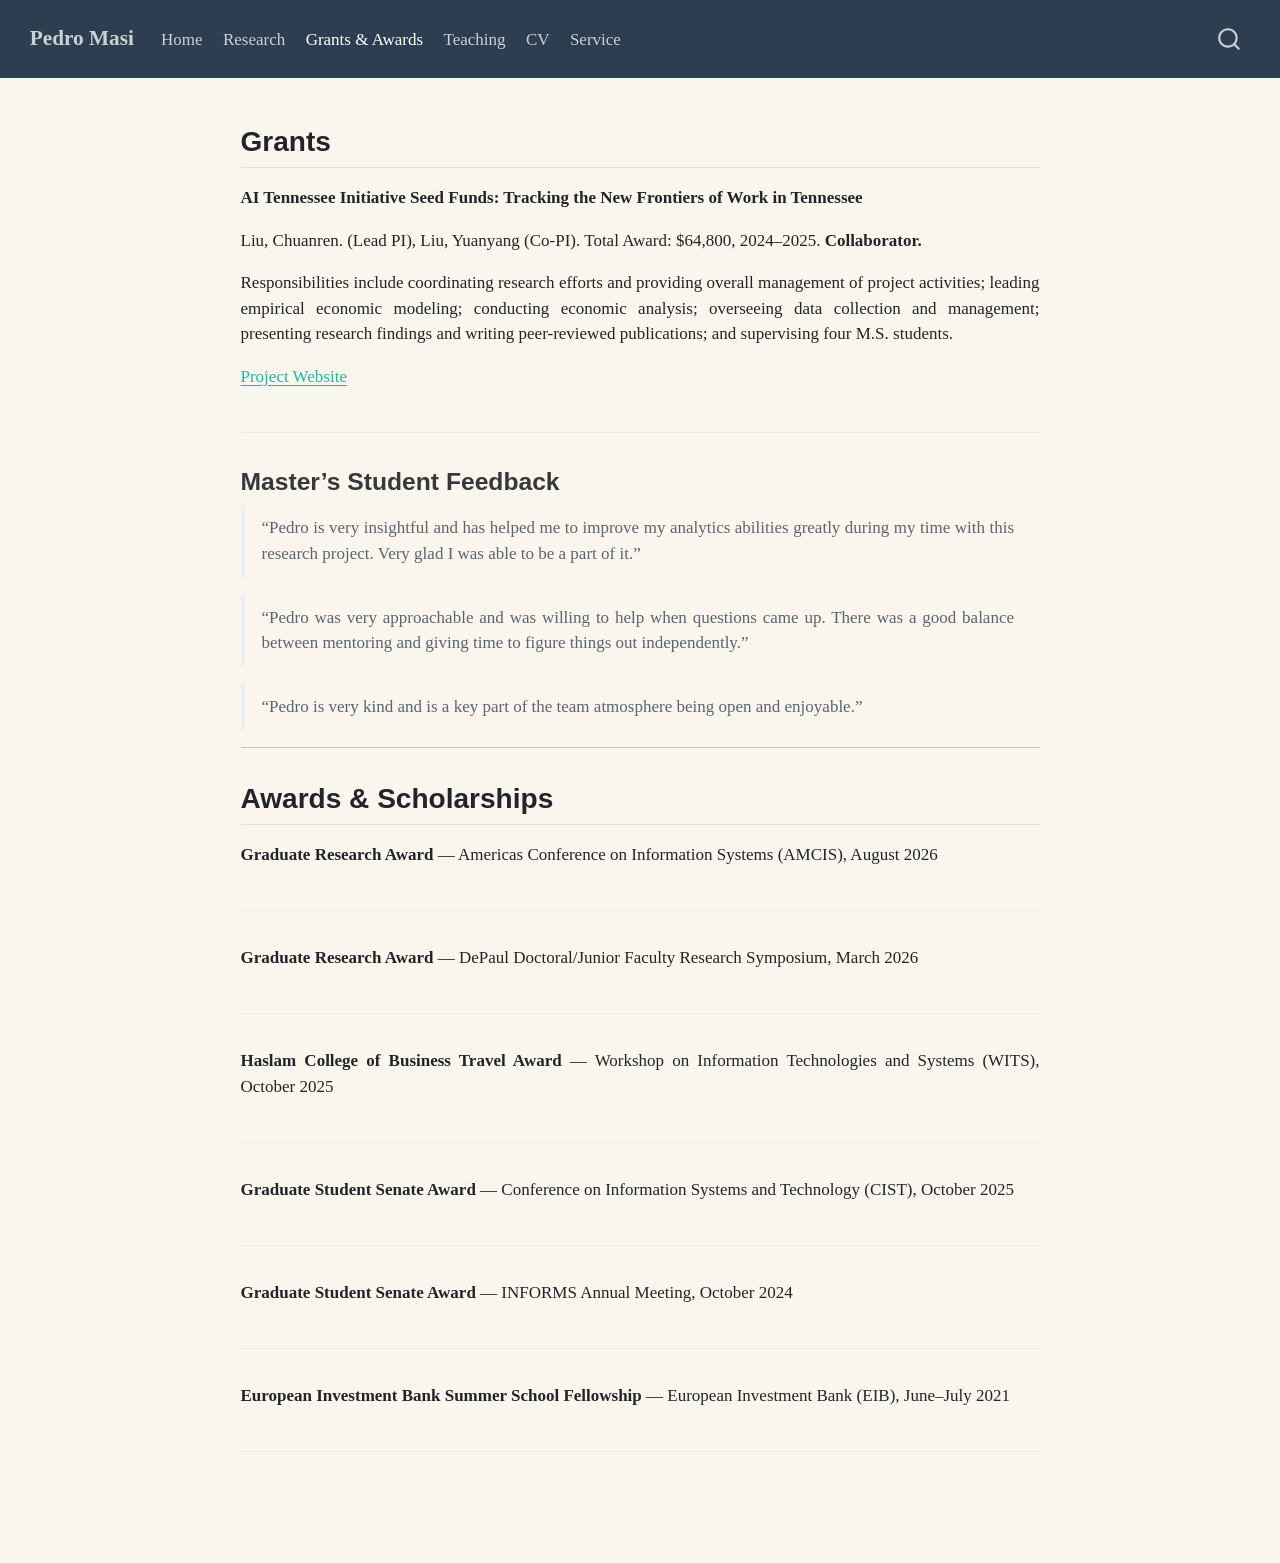
<file: docs/grants_awards.html>
<!DOCTYPE html>
<html xmlns="http://www.w3.org/1999/xhtml" lang="en" xml:lang="en"><head>

<meta charset="utf-8">
<meta name="generator" content="quarto-1.9.37">

<meta name="viewport" content="width=device-width, initial-scale=1.0, user-scalable=yes">


<title>Grants &amp; Awards – Pedro Masi – Pedro Masi</title>
<style>
/* Default styles provided by pandoc.
** See https://pandoc.org/MANUAL.html#variables-for-html for config info.
*/
code{white-space: pre-wrap;}
span.smallcaps{font-variant: small-caps;}
div.columns{display: flex; gap: min(4vw, 1.5em);}
div.column{flex: auto; overflow-x: auto;}
div.hanging-indent{margin-left: 1.5em; text-indent: -1.5em;}
ul.task-list{list-style: none;}
ul.task-list li input[type="checkbox"] {
  width: 0.8em;
  margin: 0 0.8em 0.2em -1em; /* quarto-specific, see https://github.com/quarto-dev/quarto-cli/issues/4556 */ 
  vertical-align: middle;
}
</style>


<script src="site_libs/quarto-nav/quarto-nav.js"></script>
<script src="site_libs/quarto-nav/headroom.min.js"></script>
<script src="site_libs/clipboard/clipboard.min.js"></script>
<script src="site_libs/quarto-search/autocomplete.umd.js"></script>
<script src="site_libs/quarto-search/fuse.min.js"></script>
<script src="site_libs/quarto-search/quarto-search.js"></script>
<meta name="quarto:offset" content="./">
<script src="site_libs/quarto-html/quarto.js" type="module"></script>
<script src="site_libs/quarto-html/tabsets/tabsets.js" type="module"></script>
<script src="site_libs/quarto-html/popper.min.js"></script>
<script src="site_libs/quarto-html/tippy.umd.min.js"></script>
<script src="site_libs/quarto-html/anchor.min.js"></script>
<link href="site_libs/quarto-html/tippy.css" rel="stylesheet">
<link href="site_libs/quarto-html/quarto-syntax-highlighting-7f8f88aac4f3542376d5c11b86a4c14d.css" rel="stylesheet" id="quarto-text-highlighting-styles">
<script src="site_libs/bootstrap/bootstrap.min.js"></script>
<link href="site_libs/bootstrap/bootstrap-icons.css" rel="stylesheet">
<link href="site_libs/bootstrap/bootstrap-6b423f165eeea3787de40cb4f8e821c3.min.css" rel="stylesheet" append-hash="true" id="quarto-bootstrap" data-mode="light">
<script id="quarto-search-options" type="application/json">{
  "location": "navbar",
  "copy-button": false,
  "collapse-after": 3,
  "panel-placement": "end",
  "type": "overlay",
  "limit": 50,
  "keyboard-shortcut": [
    "f",
    "/",
    "s"
  ],
  "show-item-context": false,
  "language": {
    "search-no-results-text": "No results",
    "search-matching-documents-text": "matching documents",
    "search-copy-link-title": "Copy link to search",
    "search-hide-matches-text": "Hide additional matches",
    "search-more-match-text": "more match in this document",
    "search-more-matches-text": "more matches in this document",
    "search-clear-button-title": "Clear",
    "search-text-placeholder": "",
    "search-detached-cancel-button-title": "Cancel",
    "search-submit-button-title": "Submit",
    "search-label": "Search"
  }
}</script>


<link rel="stylesheet" href="styles.css">
</head>

<body class="nav-fixed fullcontent quarto-light">

<div id="quarto-search-results"></div>
  <header id="quarto-header" class="headroom fixed-top">
    <nav class="navbar navbar-expand-lg " data-bs-theme="dark">
      <div class="navbar-container container-fluid">
      <div class="navbar-brand-container mx-auto">
    <a class="navbar-brand" href="./index.html">
    <span class="navbar-title">Pedro Masi</span>
    </a>
  </div>
            <div id="quarto-search" class="" title="Search"></div>
          <button class="navbar-toggler" type="button" data-bs-toggle="collapse" data-bs-target="#navbarCollapse" aria-controls="navbarCollapse" role="menu" aria-expanded="false" aria-label="Toggle navigation" onclick="if (window.quartoToggleHeadroom) { window.quartoToggleHeadroom(); }">
  <span class="navbar-toggler-icon"></span>
</button>
          <div class="collapse navbar-collapse" id="navbarCollapse">
            <ul class="navbar-nav navbar-nav-scroll me-auto">
  <li class="nav-item">
    <a class="nav-link" href="./index.html"> 
<span class="menu-text">Home</span></a>
  </li>  
  <li class="nav-item">
    <a class="nav-link" href="./research.html"> 
<span class="menu-text">Research</span></a>
  </li>  
  <li class="nav-item">
    <a class="nav-link active" href="./grants_awards.html" aria-current="page"> 
<span class="menu-text">Grants &amp; Awards</span></a>
  </li>  
  <li class="nav-item">
    <a class="nav-link" href="./teaching.html"> 
<span class="menu-text">Teaching</span></a>
  </li>  
  <li class="nav-item">
    <a class="nav-link" href="./cv.html"> 
<span class="menu-text">CV</span></a>
  </li>  
  <li class="nav-item">
    <a class="nav-link" href="./service.html"> 
<span class="menu-text">Service</span></a>
  </li>  
</ul>
          </div> <!-- /navcollapse -->
            <div class="quarto-navbar-tools">
</div>
      </div> <!-- /container-fluid -->
    </nav>
</header>
<!-- content -->
<div id="quarto-content" class="quarto-container page-columns page-rows-contents page-layout-article page-navbar">
<!-- sidebar -->
<!-- margin-sidebar -->
    
<!-- main -->
<main class="content" id="quarto-document-content"><header id="title-block-header" class="quarto-title-block"></header>




<section id="grants" class="level2">
<h2 class="anchored" data-anchor-id="grants">Grants</h2>
<div class="paper-entry">
<p><strong>AI Tennessee Initiative Seed Funds: Tracking the New Frontiers of Work in Tennessee</strong></p>
<p>Liu, Chuanren. (Lead PI), Liu, Yuanyang (Co-PI). Total Award: $64,800, 2024–2025. <strong>Collaborator.</strong></p>
<p>Responsibilities include coordinating research efforts and providing overall management of project activities; leading empirical economic modeling; conducting economic analysis; overseeing data collection and management; presenting research findings and writing peer-reviewed publications; and supervising four M.S. students.</p>
<p><a href="https://ai.haslam.utk.edu/future-of-work/">Project Website</a></p>
</div>
<section id="masters-student-feedback" class="level3">
<h3 class="anchored" data-anchor-id="masters-student-feedback">Master’s Student Feedback</h3>
<blockquote class="blockquote">
<p>“Pedro is very insightful and has helped me to improve my analytics abilities greatly during my time with this research project. Very glad I was able to be a part of it.”</p>
</blockquote>
<blockquote class="blockquote">
<p>“Pedro was very approachable and was willing to help when questions came up. There was a good balance between mentoring and giving time to figure things out independently.”</p>
</blockquote>
<blockquote class="blockquote">
<p>“Pedro is very kind and is a key part of the team atmosphere being open and enjoyable.”</p>
</blockquote>
<hr>
</section>
</section>
<section id="awards-scholarships" class="level2">
<h2 class="anchored" data-anchor-id="awards-scholarships">Awards &amp; Scholarships</h2>
<div class="paper-entry">
<p><strong>Graduate Research Award</strong> — Americas Conference on Information Systems (AMCIS), August 2026</p>
</div>
<div class="paper-entry">
<p><strong>Graduate Research Award</strong> — DePaul Doctoral/Junior Faculty Research Symposium, March 2026</p>
</div>
<div class="paper-entry">
<p><strong>Haslam College of Business Travel Award</strong> — Workshop on Information Technologies and Systems (WITS), October 2025</p>
</div>
<div class="paper-entry">
<p><strong>Graduate Student Senate Award</strong> — Conference on Information Systems and Technology (CIST), October 2025</p>
</div>
<div class="paper-entry">
<p><strong>Graduate Student Senate Award</strong> — INFORMS Annual Meeting, October 2024</p>
</div>
<div class="paper-entry">
<p><strong>European Investment Bank Summer School Fellowship</strong> — European Investment Bank (EIB), June–July 2021</p>
</div>


</section>

</main> <!-- /main -->
<script id="quarto-html-after-body" type="application/javascript">
  window.document.addEventListener("DOMContentLoaded", function (event) {
    const icon = "";
    const anchorJS = new window.AnchorJS();
    anchorJS.options = {
      placement: 'right',
      icon: icon
    };
    anchorJS.add('.anchored');
    const isCodeAnnotation = (el) => {
      for (const clz of el.classList) {
        if (clz.startsWith('code-annotation-')) {                     
          return true;
        }
      }
      return false;
    }
    const onCopySuccess = function(e) {
      // button target
      const button = e.trigger;
      // don't keep focus
      button.blur();
      // flash "checked"
      button.classList.add('code-copy-button-checked');
      var currentTitle = button.getAttribute("title");
      button.setAttribute("title", "Copied!");
      let tooltip;
      if (window.bootstrap) {
        button.setAttribute("data-bs-toggle", "tooltip");
        button.setAttribute("data-bs-placement", "left");
        button.setAttribute("data-bs-title", "Copied!");
        tooltip = new bootstrap.Tooltip(button, 
          { trigger: "manual", 
            customClass: "code-copy-button-tooltip",
            offset: [0, -8]});
        tooltip.show();    
      }
      setTimeout(function() {
        if (tooltip) {
          tooltip.hide();
          button.removeAttribute("data-bs-title");
          button.removeAttribute("data-bs-toggle");
          button.removeAttribute("data-bs-placement");
        }
        button.setAttribute("title", currentTitle);
        button.classList.remove('code-copy-button-checked');
      }, 1000);
      // clear code selection
      e.clearSelection();
    }
    const getTextToCopy = function(trigger) {
      const outerScaffold = trigger.parentElement.cloneNode(true);
      const codeEl = outerScaffold.querySelector('code');
      for (const childEl of codeEl.children) {
        if (isCodeAnnotation(childEl)) {
          childEl.remove();
        }
      }
      return codeEl.innerText;
    }
    const clipboard = new window.ClipboardJS('.code-copy-button:not([data-in-quarto-modal])', {
      text: getTextToCopy
    });
    clipboard.on('success', onCopySuccess);
    if (window.document.getElementById('quarto-embedded-source-code-modal')) {
      const clipboardModal = new window.ClipboardJS('.code-copy-button[data-in-quarto-modal]', {
        text: getTextToCopy,
        container: window.document.getElementById('quarto-embedded-source-code-modal')
      });
      clipboardModal.on('success', onCopySuccess);
    }
      var localhostRegex = new RegExp(/^(?:http|https):\/\/localhost\:?[0-9]*\//);
      var mailtoRegex = new RegExp(/^mailto:/);
        var filterRegex = new RegExp('/' + window.location.host + '/');
      var isInternal = (href) => {
          return filterRegex.test(href) || localhostRegex.test(href) || mailtoRegex.test(href);
      }
      // Inspect non-navigation links and adorn them if external
     var links = window.document.querySelectorAll('a[href]:not(.nav-link):not(.navbar-brand):not(.toc-action):not(.sidebar-link):not(.sidebar-item-toggle):not(.pagination-link):not(.no-external):not([aria-hidden]):not(.dropdown-item):not(.quarto-navigation-tool):not(.about-link)');
      for (var i=0; i<links.length; i++) {
        const link = links[i];
        if (!isInternal(link.href)) {
          // undo the damage that might have been done by quarto-nav.js in the case of
          // links that we want to consider external
          if (link.dataset.originalHref !== undefined) {
            link.href = link.dataset.originalHref;
          }
        }
      }
    function tippyHover(el, contentFn, onTriggerFn, onUntriggerFn) {
      const config = {
        allowHTML: true,
        maxWidth: 500,
        delay: 100,
        arrow: false,
        appendTo: function(el) {
            return el.parentElement;
        },
        interactive: true,
        interactiveBorder: 10,
        theme: 'quarto',
        placement: 'bottom-start',
      };
      if (contentFn) {
        config.content = contentFn;
      }
      if (onTriggerFn) {
        config.onTrigger = onTriggerFn;
      }
      if (onUntriggerFn) {
        config.onUntrigger = onUntriggerFn;
      }
      window.tippy(el, config); 
    }
    const noterefs = window.document.querySelectorAll('a[role="doc-noteref"]');
    for (var i=0; i<noterefs.length; i++) {
      const ref = noterefs[i];
      tippyHover(ref, function() {
        // use id or data attribute instead here
        let href = ref.getAttribute('data-footnote-href') || ref.getAttribute('href');
        try { href = new URL(href).hash; } catch {}
        const id = href.replace(/^#\/?/, "");
        const note = window.document.getElementById(id);
        if (note) {
          return note.innerHTML;
        } else {
          return "";
        }
      });
    }
    const xrefs = window.document.querySelectorAll('a.quarto-xref');
    const processXRef = (id, note) => {
      // Strip column container classes
      const stripColumnClz = (el) => {
        el.classList.remove("page-full", "page-columns");
        if (el.children) {
          for (const child of el.children) {
            stripColumnClz(child);
          }
        }
      }
      stripColumnClz(note)
      if (id === null || id.startsWith('sec-')) {
        // Special case sections, only their first couple elements
        const container = document.createElement("div");
        if (note.children && note.children.length > 2) {
          container.appendChild(note.children[0].cloneNode(true));
          for (let i = 1; i < note.children.length; i++) {
            const child = note.children[i];
            if (child.tagName === "P" && child.innerText === "") {
              continue;
            } else {
              container.appendChild(child.cloneNode(true));
              break;
            }
          }
          if (window.Quarto?.typesetMath) {
            window.Quarto.typesetMath(container);
          }
          return container.innerHTML
        } else {
          if (window.Quarto?.typesetMath) {
            window.Quarto.typesetMath(note);
          }
          return note.innerHTML;
        }
      } else {
        // Remove any anchor links if they are present
        const anchorLink = note.querySelector('a.anchorjs-link');
        if (anchorLink) {
          anchorLink.remove();
        }
        if (window.Quarto?.typesetMath) {
          window.Quarto.typesetMath(note);
        }
        if (note.classList.contains("callout")) {
          return note.outerHTML;
        } else {
          return note.innerHTML;
        }
      }
    }
    for (var i=0; i<xrefs.length; i++) {
      const xref = xrefs[i];
      tippyHover(xref, undefined, function(instance) {
        instance.disable();
        let url = xref.getAttribute('href');
        let hash = undefined; 
        if (url.startsWith('#')) {
          hash = url;
        } else {
          try { hash = new URL(url).hash; } catch {}
        }
        if (hash) {
          const id = hash.replace(/^#\/?/, "");
          const note = window.document.getElementById(id);
          if (note !== null) {
            try {
              const html = processXRef(id, note.cloneNode(true));
              instance.setContent(html);
            } finally {
              instance.enable();
              instance.show();
            }
          } else {
            // See if we can fetch this
            fetch(url.split('#')[0])
            .then(res => res.text())
            .then(html => {
              const parser = new DOMParser();
              const htmlDoc = parser.parseFromString(html, "text/html");
              const note = htmlDoc.getElementById(id);
              if (note !== null) {
                const html = processXRef(id, note);
                instance.setContent(html);
              } 
            }).finally(() => {
              instance.enable();
              instance.show();
            });
          }
        } else {
          // See if we can fetch a full url (with no hash to target)
          // This is a special case and we should probably do some content thinning / targeting
          fetch(url)
          .then(res => res.text())
          .then(html => {
            const parser = new DOMParser();
            const htmlDoc = parser.parseFromString(html, "text/html");
            const note = htmlDoc.querySelector('main.content');
            if (note !== null) {
              // This should only happen for chapter cross references
              // (since there is no id in the URL)
              // remove the first header
              if (note.children.length > 0 && note.children[0].tagName === "HEADER") {
                note.children[0].remove();
              }
              const html = processXRef(null, note);
              instance.setContent(html);
            } 
          }).finally(() => {
            instance.enable();
            instance.show();
          });
        }
      }, function(instance) {
      });
    }
        let selectedAnnoteEl;
        const selectorForAnnotation = ( cell, annotation) => {
          let cellAttr = 'data-code-cell="' + cell + '"';
          let lineAttr = 'data-code-annotation="' +  annotation + '"';
          const selector = 'span[' + cellAttr + '][' + lineAttr + ']';
          return selector;
        }
        const selectCodeLines = (annoteEl) => {
          const doc = window.document;
          const targetCell = annoteEl.getAttribute("data-target-cell");
          const targetAnnotation = annoteEl.getAttribute("data-target-annotation");
          const annoteSpan = window.document.querySelector(selectorForAnnotation(targetCell, targetAnnotation));
          const lines = annoteSpan.getAttribute("data-code-lines").split(",");
          const lineIds = lines.map((line) => {
            return targetCell + "-" + line;
          })
          let top = null;
          let height = null;
          let parent = null;
          if (lineIds.length > 0) {
              //compute the position of the single el (top and bottom and make a div)
              const el = window.document.getElementById(lineIds[0]);
              top = el.offsetTop;
              height = el.offsetHeight;
              parent = el.parentElement.parentElement;
            if (lineIds.length > 1) {
              const lastEl = window.document.getElementById(lineIds[lineIds.length - 1]);
              const bottom = lastEl.offsetTop + lastEl.offsetHeight;
              height = bottom - top;
            }
            if (top !== null && height !== null && parent !== null) {
              // cook up a div (if necessary) and position it 
              let div = window.document.getElementById("code-annotation-line-highlight");
              if (div === null) {
                div = window.document.createElement("div");
                div.setAttribute("id", "code-annotation-line-highlight");
                div.style.position = 'absolute';
                parent.appendChild(div);
              }
              div.style.top = top - 2 + "px";
              div.style.height = height + 4 + "px";
              div.style.left = 0;
              let gutterDiv = window.document.getElementById("code-annotation-line-highlight-gutter");
              if (gutterDiv === null) {
                gutterDiv = window.document.createElement("div");
                gutterDiv.setAttribute("id", "code-annotation-line-highlight-gutter");
                gutterDiv.style.position = 'absolute';
                const codeCell = window.document.getElementById(targetCell);
                const gutter = codeCell.querySelector('.code-annotation-gutter');
                gutter.appendChild(gutterDiv);
              }
              gutterDiv.style.top = top - 2 + "px";
              gutterDiv.style.height = height + 4 + "px";
            }
            selectedAnnoteEl = annoteEl;
          }
        };
        const unselectCodeLines = () => {
          const elementsIds = ["code-annotation-line-highlight", "code-annotation-line-highlight-gutter"];
          elementsIds.forEach((elId) => {
            const div = window.document.getElementById(elId);
            if (div) {
              div.remove();
            }
          });
          selectedAnnoteEl = undefined;
        };
          // Handle positioning of the toggle
      window.addEventListener(
        "resize",
        throttle(() => {
          elRect = undefined;
          if (selectedAnnoteEl) {
            selectCodeLines(selectedAnnoteEl);
          }
        }, 10)
      );
      function throttle(fn, ms) {
      let throttle = false;
      let timer;
        return (...args) => {
          if(!throttle) { // first call gets through
              fn.apply(this, args);
              throttle = true;
          } else { // all the others get throttled
              if(timer) clearTimeout(timer); // cancel #2
              timer = setTimeout(() => {
                fn.apply(this, args);
                timer = throttle = false;
              }, ms);
          }
        };
      }
        // Attach click handler to the DT
        const annoteDls = window.document.querySelectorAll('dt[data-target-cell]');
        for (const annoteDlNode of annoteDls) {
          annoteDlNode.addEventListener('click', (event) => {
            const clickedEl = event.target;
            if (clickedEl !== selectedAnnoteEl) {
              unselectCodeLines();
              const activeEl = window.document.querySelector('dt[data-target-cell].code-annotation-active');
              if (activeEl) {
                activeEl.classList.remove('code-annotation-active');
              }
              selectCodeLines(clickedEl);
              clickedEl.classList.add('code-annotation-active');
            } else {
              // Unselect the line
              unselectCodeLines();
              clickedEl.classList.remove('code-annotation-active');
            }
          });
        }
    const findCites = (el) => {
      const parentEl = el.parentElement;
      if (parentEl) {
        const cites = parentEl.dataset.cites;
        if (cites) {
          return {
            el,
            cites: cites.split(' ')
          };
        } else {
          return findCites(el.parentElement)
        }
      } else {
        return undefined;
      }
    };
    var bibliorefs = window.document.querySelectorAll('a[role="doc-biblioref"]');
    for (var i=0; i<bibliorefs.length; i++) {
      const ref = bibliorefs[i];
      const citeInfo = findCites(ref);
      if (citeInfo) {
        tippyHover(citeInfo.el, function() {
          var popup = window.document.createElement('div');
          citeInfo.cites.forEach(function(cite) {
            var citeDiv = window.document.createElement('div');
            citeDiv.classList.add('hanging-indent');
            citeDiv.classList.add('csl-entry');
            var biblioDiv = window.document.getElementById('ref-' + cite);
            if (biblioDiv) {
              citeDiv.innerHTML = biblioDiv.innerHTML;
            }
            popup.appendChild(citeDiv);
          });
          return popup.innerHTML;
        });
      }
    }
  });
  </script>
</div> <!-- /content -->




</body></html>
</file>
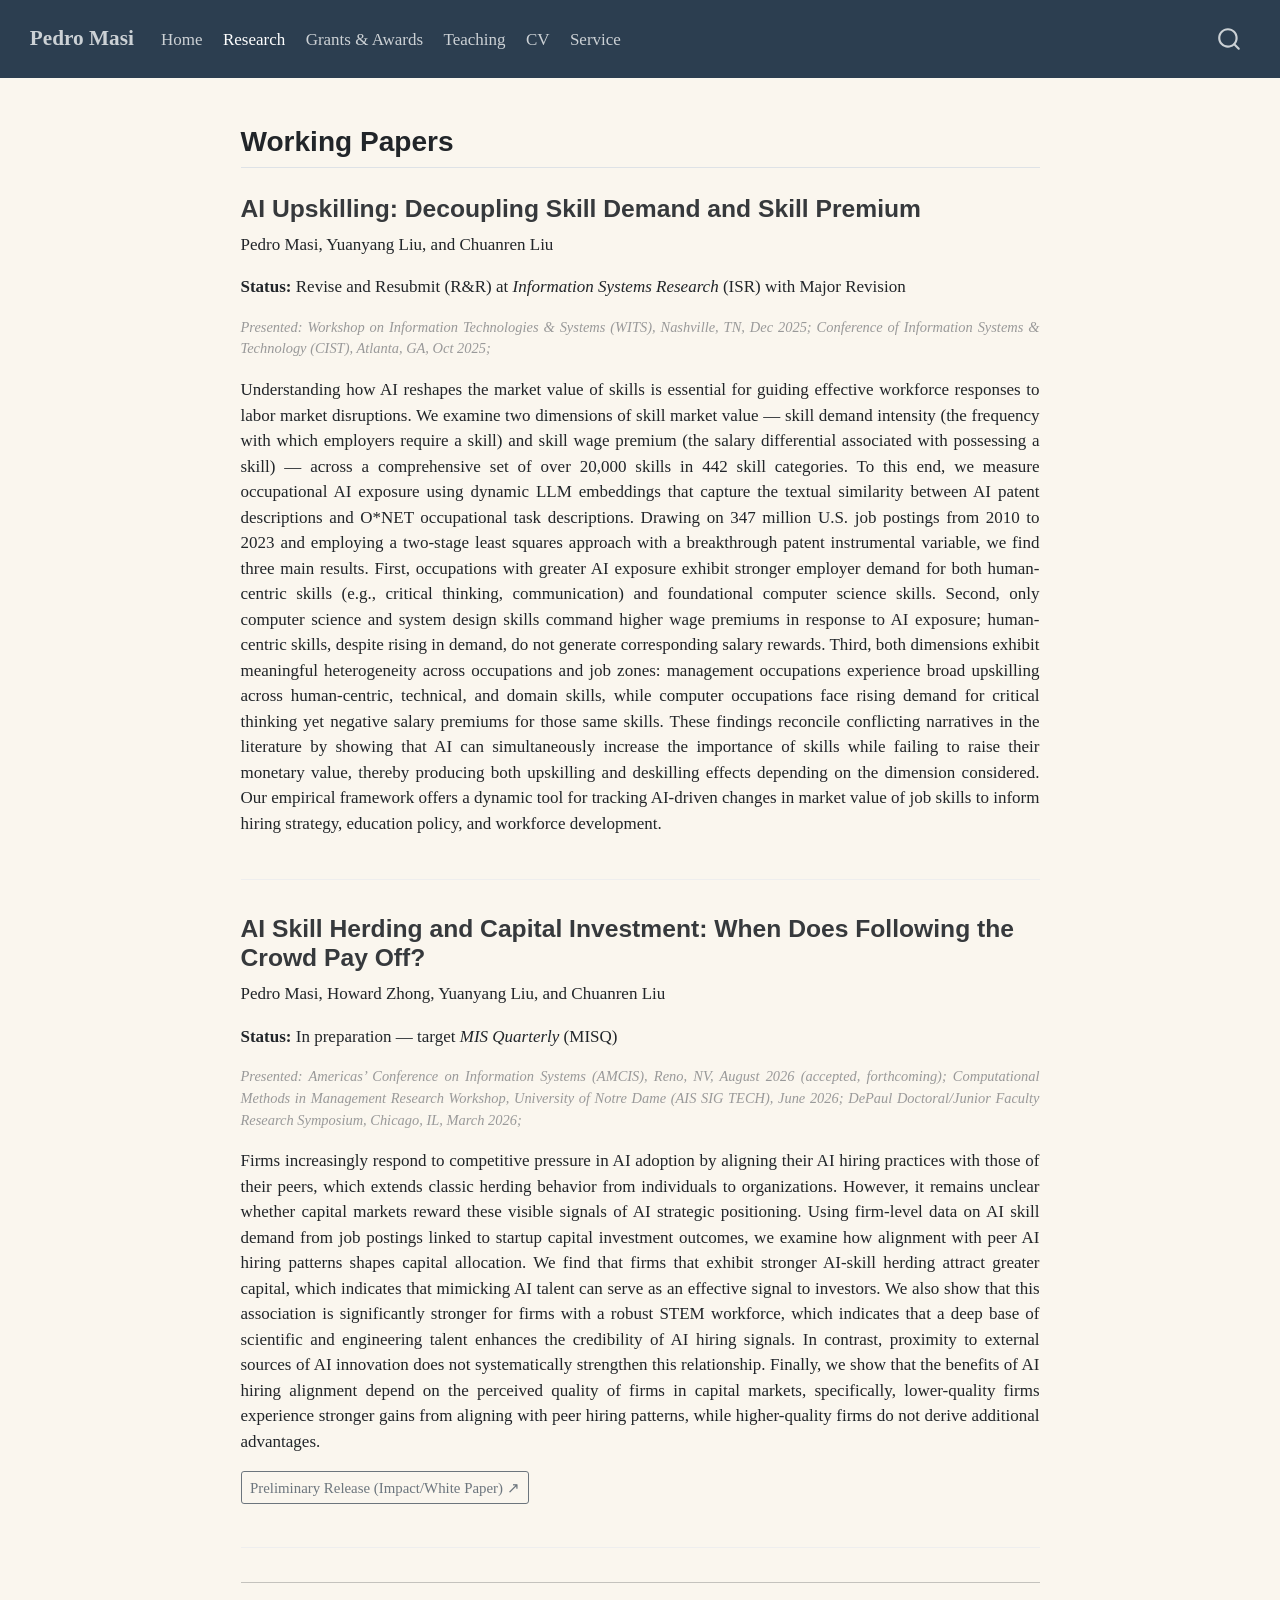
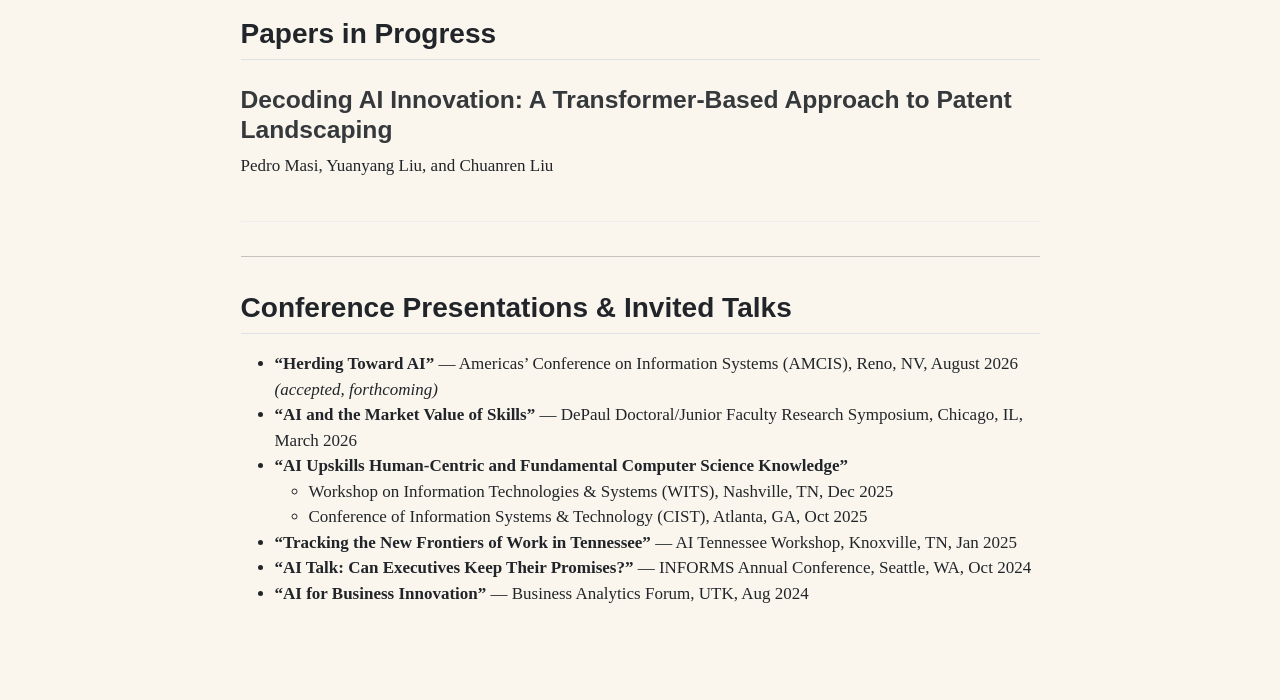
<file: docs/research.html>
<!DOCTYPE html>
<html xmlns="http://www.w3.org/1999/xhtml" lang="en" xml:lang="en"><head>

<meta charset="utf-8">
<meta name="generator" content="quarto-1.9.37">

<meta name="viewport" content="width=device-width, initial-scale=1.0, user-scalable=yes">


<title>research – Pedro Masi</title>
<style>
/* Default styles provided by pandoc.
** See https://pandoc.org/MANUAL.html#variables-for-html for config info.
*/
code{white-space: pre-wrap;}
span.smallcaps{font-variant: small-caps;}
div.columns{display: flex; gap: min(4vw, 1.5em);}
div.column{flex: auto; overflow-x: auto;}
div.hanging-indent{margin-left: 1.5em; text-indent: -1.5em;}
ul.task-list{list-style: none;}
ul.task-list li input[type="checkbox"] {
  width: 0.8em;
  margin: 0 0.8em 0.2em -1em; /* quarto-specific, see https://github.com/quarto-dev/quarto-cli/issues/4556 */ 
  vertical-align: middle;
}
</style>


<script src="site_libs/quarto-nav/quarto-nav.js"></script>
<script src="site_libs/quarto-nav/headroom.min.js"></script>
<script src="site_libs/clipboard/clipboard.min.js"></script>
<script src="site_libs/quarto-search/autocomplete.umd.js"></script>
<script src="site_libs/quarto-search/fuse.min.js"></script>
<script src="site_libs/quarto-search/quarto-search.js"></script>
<meta name="quarto:offset" content="./">
<script src="site_libs/quarto-html/quarto.js" type="module"></script>
<script src="site_libs/quarto-html/tabsets/tabsets.js" type="module"></script>
<script src="site_libs/quarto-html/popper.min.js"></script>
<script src="site_libs/quarto-html/tippy.umd.min.js"></script>
<script src="site_libs/quarto-html/anchor.min.js"></script>
<link href="site_libs/quarto-html/tippy.css" rel="stylesheet">
<link href="site_libs/quarto-html/quarto-syntax-highlighting-7f8f88aac4f3542376d5c11b86a4c14d.css" rel="stylesheet" id="quarto-text-highlighting-styles">
<script src="site_libs/bootstrap/bootstrap.min.js"></script>
<link href="site_libs/bootstrap/bootstrap-icons.css" rel="stylesheet">
<link href="site_libs/bootstrap/bootstrap-6b423f165eeea3787de40cb4f8e821c3.min.css" rel="stylesheet" append-hash="true" id="quarto-bootstrap" data-mode="light">
<script id="quarto-search-options" type="application/json">{
  "location": "navbar",
  "copy-button": false,
  "collapse-after": 3,
  "panel-placement": "end",
  "type": "overlay",
  "limit": 50,
  "keyboard-shortcut": [
    "f",
    "/",
    "s"
  ],
  "show-item-context": false,
  "language": {
    "search-no-results-text": "No results",
    "search-matching-documents-text": "matching documents",
    "search-copy-link-title": "Copy link to search",
    "search-hide-matches-text": "Hide additional matches",
    "search-more-match-text": "more match in this document",
    "search-more-matches-text": "more matches in this document",
    "search-clear-button-title": "Clear",
    "search-text-placeholder": "",
    "search-detached-cancel-button-title": "Cancel",
    "search-submit-button-title": "Submit",
    "search-label": "Search"
  }
}</script>


<link rel="stylesheet" href="styles.css">
</head>

<body class="nav-fixed fullcontent quarto-light">

<div id="quarto-search-results"></div>
  <header id="quarto-header" class="headroom fixed-top">
    <nav class="navbar navbar-expand-lg " data-bs-theme="dark">
      <div class="navbar-container container-fluid">
      <div class="navbar-brand-container mx-auto">
    <a class="navbar-brand" href="./index.html">
    <span class="navbar-title">Pedro Masi</span>
    </a>
  </div>
            <div id="quarto-search" class="" title="Search"></div>
          <button class="navbar-toggler" type="button" data-bs-toggle="collapse" data-bs-target="#navbarCollapse" aria-controls="navbarCollapse" role="menu" aria-expanded="false" aria-label="Toggle navigation" onclick="if (window.quartoToggleHeadroom) { window.quartoToggleHeadroom(); }">
  <span class="navbar-toggler-icon"></span>
</button>
          <div class="collapse navbar-collapse" id="navbarCollapse">
            <ul class="navbar-nav navbar-nav-scroll me-auto">
  <li class="nav-item">
    <a class="nav-link" href="./index.html"> 
<span class="menu-text">Home</span></a>
  </li>  
  <li class="nav-item">
    <a class="nav-link active" href="./research.html" aria-current="page"> 
<span class="menu-text">Research</span></a>
  </li>  
  <li class="nav-item">
    <a class="nav-link" href="./grants_awards.html"> 
<span class="menu-text">Grants &amp; Awards</span></a>
  </li>  
  <li class="nav-item">
    <a class="nav-link" href="./teaching.html"> 
<span class="menu-text">Teaching</span></a>
  </li>  
  <li class="nav-item">
    <a class="nav-link" href="./cv.html"> 
<span class="menu-text">CV</span></a>
  </li>  
  <li class="nav-item">
    <a class="nav-link" href="./service.html"> 
<span class="menu-text">Service</span></a>
  </li>  
</ul>
          </div> <!-- /navcollapse -->
            <div class="quarto-navbar-tools">
</div>
      </div> <!-- /container-fluid -->
    </nav>
</header>
<!-- content -->
<div id="quarto-content" class="quarto-container page-columns page-rows-contents page-layout-article page-navbar">
<!-- sidebar -->
<!-- margin-sidebar -->
    
<!-- main -->
<main class="content" id="quarto-document-content"><header id="title-block-header" class="quarto-title-block"></header>




<section id="working-papers" class="level2">
<h2 class="anchored" data-anchor-id="working-papers">Working Papers</h2>
<section id="ai-upskilling-decoupling-skill-demand-and-skill-premium" class="level3 paper-entry">
<h3 class="anchored" data-anchor-id="ai-upskilling-decoupling-skill-demand-and-skill-premium">AI Upskilling: Decoupling Skill Demand and Skill Premium</h3>
<p>Pedro Masi, Yuanyang Liu, and Chuanren Liu</p>
<p><strong>Status:</strong> Revise and Resubmit (R&amp;R) at <em>Information Systems Research</em> (ISR) with Major Revision</p>
<p><span class="presented-placeholder">Presented: Workshop on Information Technologies &amp; Systems (WITS), Nashville, TN, Dec 2025; Conference of Information Systems &amp; Technology (CIST), Atlanta, GA, Oct 2025;</span></p>
<p>Understanding how AI reshapes the market value of skills is essential for guiding effective workforce responses to labor market disruptions. We examine two dimensions of skill market value — skill demand intensity (the frequency with which employers require a skill) and skill wage premium (the salary differential associated with possessing a skill) — across a comprehensive set of over 20,000 skills in 442 skill categories. To this end, we measure occupational AI exposure using dynamic LLM embeddings that capture the textual similarity between AI patent descriptions and O*NET occupational task descriptions. Drawing on 347 million U.S. job postings from 2010 to 2023 and employing a two-stage least squares approach with a breakthrough patent instrumental variable, we find three main results. First, occupations with greater AI exposure exhibit stronger employer demand for both human-centric skills (e.g., critical thinking, communication) and foundational computer science skills. Second, only computer science and system design skills command higher wage premiums in response to AI exposure; human-centric skills, despite rising in demand, do not generate corresponding salary rewards. Third, both dimensions exhibit meaningful heterogeneity across occupations and job zones: management occupations experience broad upskilling across human-centric, technical, and domain skills, while computer occupations face rising demand for critical thinking yet negative salary premiums for those same skills. These findings reconcile conflicting narratives in the literature by showing that AI can simultaneously increase the importance of skills while failing to raise their monetary value, thereby producing both upskilling and deskilling effects depending on the dimension considered. Our empirical framework offers a dynamic tool for tracking AI-driven changes in market value of job skills to inform hiring strategy, education policy, and workforce development.</p>
</section>
<section id="ai-skill-herding-and-capital-investment-when-does-following-the-crowd-pay-off" class="level3 paper-entry">
<h3 class="anchored" data-anchor-id="ai-skill-herding-and-capital-investment-when-does-following-the-crowd-pay-off">AI Skill Herding and Capital Investment: When Does Following the Crowd Pay Off?</h3>
<p>Pedro Masi, Howard Zhong, Yuanyang Liu, and Chuanren Liu</p>
<p><strong>Status:</strong> In preparation — target <em>MIS Quarterly</em> (MISQ)</p>
<p><span class="presented-placeholder">Presented: Americas’ Conference on Information Systems (AMCIS), Reno, NV, August 2026 (accepted, forthcoming); Computational Methods in Management Research Workshop, University of Notre Dame (AIS SIG TECH), June 2026; DePaul Doctoral/Junior Faculty Research Symposium, Chicago, IL, March 2026; </span></p>
<p>Firms increasingly respond to competitive pressure in AI adoption by aligning their AI hiring practices with those of their peers, which extends classic herding behavior from individuals to organizations. However, it remains unclear whether capital markets reward these visible signals of AI strategic positioning. Using firm-level data on AI skill demand from job postings linked to startup capital investment outcomes, we examine how alignment with peer AI hiring patterns shapes capital allocation. We find that firms that exhibit stronger AI-skill herding attract greater capital, which indicates that mimicking AI talent can serve as an effective signal to investors. We also show that this association is significantly stronger for firms with a robust STEM workforce, which indicates that a deep base of scientific and engineering talent enhances the credibility of AI hiring signals. In contrast, proximity to external sources of AI innovation does not systematically strengthen this relationship. Finally, we show that the benefits of AI hiring alignment depend on the perceived quality of firms in capital markets, specifically, lower-quality firms experience stronger gains from aligning with peer hiring patterns, while higher-quality firms do not derive additional advantages.</p>
<p>
<a href="https://escp.eu/sites/default/files/academ_attachments/contrib_410415_attachment_409193.pdf" class="btn btn-outline-secondary btn-sm" target="_blank" rel="noopener">Preliminary Release (Impact/White Paper) ↗</a>
</p>
</section>
<hr>
</section>
<section id="papers-in-progress" class="level2">
<h2 class="anchored" data-anchor-id="papers-in-progress">Papers in Progress</h2>
<section id="decoding-ai-innovation-a-transformer-based-approach-to-patent-landscaping" class="level3 paper-entry">
<h3 class="anchored" data-anchor-id="decoding-ai-innovation-a-transformer-based-approach-to-patent-landscaping">Decoding AI Innovation: A Transformer-Based Approach to Patent Landscaping</h3>
<p>Pedro Masi, Yuanyang Liu, and Chuanren Liu</p>
</section>
<hr>
</section>
<section id="conference-presentations-invited-talks" class="level2">
<h2 class="anchored" data-anchor-id="conference-presentations-invited-talks">Conference Presentations &amp; Invited Talks</h2>
<ul>
<li><strong>“Herding Toward AI”</strong> — Americas’ Conference on Information Systems (AMCIS), Reno, NV, August 2026 <em>(accepted, forthcoming)</em></li>
<li><strong>“AI and the Market Value of Skills”</strong> — DePaul Doctoral/Junior Faculty Research Symposium, Chicago, IL, March 2026</li>
<li><strong>“AI Upskills Human-Centric and Fundamental Computer Science Knowledge”</strong>
<ul>
<li>Workshop on Information Technologies &amp; Systems (WITS), Nashville, TN, Dec 2025</li>
<li>Conference of Information Systems &amp; Technology (CIST), Atlanta, GA, Oct 2025</li>
</ul></li>
<li><strong>“Tracking the New Frontiers of Work in Tennessee”</strong> — AI Tennessee Workshop, Knoxville, TN, Jan 2025</li>
<li><strong>“AI Talk: Can Executives Keep Their Promises?”</strong> — INFORMS Annual Conference, Seattle, WA, Oct 2024</li>
<li><strong>“AI for Business Innovation”</strong> — Business Analytics Forum, UTK, Aug 2024</li>
</ul>


</section>

</main> <!-- /main -->
<script id="quarto-html-after-body" type="application/javascript">
  window.document.addEventListener("DOMContentLoaded", function (event) {
    const icon = "";
    const anchorJS = new window.AnchorJS();
    anchorJS.options = {
      placement: 'right',
      icon: icon
    };
    anchorJS.add('.anchored');
    const isCodeAnnotation = (el) => {
      for (const clz of el.classList) {
        if (clz.startsWith('code-annotation-')) {                     
          return true;
        }
      }
      return false;
    }
    const onCopySuccess = function(e) {
      // button target
      const button = e.trigger;
      // don't keep focus
      button.blur();
      // flash "checked"
      button.classList.add('code-copy-button-checked');
      var currentTitle = button.getAttribute("title");
      button.setAttribute("title", "Copied!");
      let tooltip;
      if (window.bootstrap) {
        button.setAttribute("data-bs-toggle", "tooltip");
        button.setAttribute("data-bs-placement", "left");
        button.setAttribute("data-bs-title", "Copied!");
        tooltip = new bootstrap.Tooltip(button, 
          { trigger: "manual", 
            customClass: "code-copy-button-tooltip",
            offset: [0, -8]});
        tooltip.show();    
      }
      setTimeout(function() {
        if (tooltip) {
          tooltip.hide();
          button.removeAttribute("data-bs-title");
          button.removeAttribute("data-bs-toggle");
          button.removeAttribute("data-bs-placement");
        }
        button.setAttribute("title", currentTitle);
        button.classList.remove('code-copy-button-checked');
      }, 1000);
      // clear code selection
      e.clearSelection();
    }
    const getTextToCopy = function(trigger) {
      const outerScaffold = trigger.parentElement.cloneNode(true);
      const codeEl = outerScaffold.querySelector('code');
      for (const childEl of codeEl.children) {
        if (isCodeAnnotation(childEl)) {
          childEl.remove();
        }
      }
      return codeEl.innerText;
    }
    const clipboard = new window.ClipboardJS('.code-copy-button:not([data-in-quarto-modal])', {
      text: getTextToCopy
    });
    clipboard.on('success', onCopySuccess);
    if (window.document.getElementById('quarto-embedded-source-code-modal')) {
      const clipboardModal = new window.ClipboardJS('.code-copy-button[data-in-quarto-modal]', {
        text: getTextToCopy,
        container: window.document.getElementById('quarto-embedded-source-code-modal')
      });
      clipboardModal.on('success', onCopySuccess);
    }
      var localhostRegex = new RegExp(/^(?:http|https):\/\/localhost\:?[0-9]*\//);
      var mailtoRegex = new RegExp(/^mailto:/);
        var filterRegex = new RegExp('/' + window.location.host + '/');
      var isInternal = (href) => {
          return filterRegex.test(href) || localhostRegex.test(href) || mailtoRegex.test(href);
      }
      // Inspect non-navigation links and adorn them if external
     var links = window.document.querySelectorAll('a[href]:not(.nav-link):not(.navbar-brand):not(.toc-action):not(.sidebar-link):not(.sidebar-item-toggle):not(.pagination-link):not(.no-external):not([aria-hidden]):not(.dropdown-item):not(.quarto-navigation-tool):not(.about-link)');
      for (var i=0; i<links.length; i++) {
        const link = links[i];
        if (!isInternal(link.href)) {
          // undo the damage that might have been done by quarto-nav.js in the case of
          // links that we want to consider external
          if (link.dataset.originalHref !== undefined) {
            link.href = link.dataset.originalHref;
          }
        }
      }
    function tippyHover(el, contentFn, onTriggerFn, onUntriggerFn) {
      const config = {
        allowHTML: true,
        maxWidth: 500,
        delay: 100,
        arrow: false,
        appendTo: function(el) {
            return el.parentElement;
        },
        interactive: true,
        interactiveBorder: 10,
        theme: 'quarto',
        placement: 'bottom-start',
      };
      if (contentFn) {
        config.content = contentFn;
      }
      if (onTriggerFn) {
        config.onTrigger = onTriggerFn;
      }
      if (onUntriggerFn) {
        config.onUntrigger = onUntriggerFn;
      }
      window.tippy(el, config); 
    }
    const noterefs = window.document.querySelectorAll('a[role="doc-noteref"]');
    for (var i=0; i<noterefs.length; i++) {
      const ref = noterefs[i];
      tippyHover(ref, function() {
        // use id or data attribute instead here
        let href = ref.getAttribute('data-footnote-href') || ref.getAttribute('href');
        try { href = new URL(href).hash; } catch {}
        const id = href.replace(/^#\/?/, "");
        const note = window.document.getElementById(id);
        if (note) {
          return note.innerHTML;
        } else {
          return "";
        }
      });
    }
    const xrefs = window.document.querySelectorAll('a.quarto-xref');
    const processXRef = (id, note) => {
      // Strip column container classes
      const stripColumnClz = (el) => {
        el.classList.remove("page-full", "page-columns");
        if (el.children) {
          for (const child of el.children) {
            stripColumnClz(child);
          }
        }
      }
      stripColumnClz(note)
      if (id === null || id.startsWith('sec-')) {
        // Special case sections, only their first couple elements
        const container = document.createElement("div");
        if (note.children && note.children.length > 2) {
          container.appendChild(note.children[0].cloneNode(true));
          for (let i = 1; i < note.children.length; i++) {
            const child = note.children[i];
            if (child.tagName === "P" && child.innerText === "") {
              continue;
            } else {
              container.appendChild(child.cloneNode(true));
              break;
            }
          }
          if (window.Quarto?.typesetMath) {
            window.Quarto.typesetMath(container);
          }
          return container.innerHTML
        } else {
          if (window.Quarto?.typesetMath) {
            window.Quarto.typesetMath(note);
          }
          return note.innerHTML;
        }
      } else {
        // Remove any anchor links if they are present
        const anchorLink = note.querySelector('a.anchorjs-link');
        if (anchorLink) {
          anchorLink.remove();
        }
        if (window.Quarto?.typesetMath) {
          window.Quarto.typesetMath(note);
        }
        if (note.classList.contains("callout")) {
          return note.outerHTML;
        } else {
          return note.innerHTML;
        }
      }
    }
    for (var i=0; i<xrefs.length; i++) {
      const xref = xrefs[i];
      tippyHover(xref, undefined, function(instance) {
        instance.disable();
        let url = xref.getAttribute('href');
        let hash = undefined; 
        if (url.startsWith('#')) {
          hash = url;
        } else {
          try { hash = new URL(url).hash; } catch {}
        }
        if (hash) {
          const id = hash.replace(/^#\/?/, "");
          const note = window.document.getElementById(id);
          if (note !== null) {
            try {
              const html = processXRef(id, note.cloneNode(true));
              instance.setContent(html);
            } finally {
              instance.enable();
              instance.show();
            }
          } else {
            // See if we can fetch this
            fetch(url.split('#')[0])
            .then(res => res.text())
            .then(html => {
              const parser = new DOMParser();
              const htmlDoc = parser.parseFromString(html, "text/html");
              const note = htmlDoc.getElementById(id);
              if (note !== null) {
                const html = processXRef(id, note);
                instance.setContent(html);
              } 
            }).finally(() => {
              instance.enable();
              instance.show();
            });
          }
        } else {
          // See if we can fetch a full url (with no hash to target)
          // This is a special case and we should probably do some content thinning / targeting
          fetch(url)
          .then(res => res.text())
          .then(html => {
            const parser = new DOMParser();
            const htmlDoc = parser.parseFromString(html, "text/html");
            const note = htmlDoc.querySelector('main.content');
            if (note !== null) {
              // This should only happen for chapter cross references
              // (since there is no id in the URL)
              // remove the first header
              if (note.children.length > 0 && note.children[0].tagName === "HEADER") {
                note.children[0].remove();
              }
              const html = processXRef(null, note);
              instance.setContent(html);
            } 
          }).finally(() => {
            instance.enable();
            instance.show();
          });
        }
      }, function(instance) {
      });
    }
        let selectedAnnoteEl;
        const selectorForAnnotation = ( cell, annotation) => {
          let cellAttr = 'data-code-cell="' + cell + '"';
          let lineAttr = 'data-code-annotation="' +  annotation + '"';
          const selector = 'span[' + cellAttr + '][' + lineAttr + ']';
          return selector;
        }
        const selectCodeLines = (annoteEl) => {
          const doc = window.document;
          const targetCell = annoteEl.getAttribute("data-target-cell");
          const targetAnnotation = annoteEl.getAttribute("data-target-annotation");
          const annoteSpan = window.document.querySelector(selectorForAnnotation(targetCell, targetAnnotation));
          const lines = annoteSpan.getAttribute("data-code-lines").split(",");
          const lineIds = lines.map((line) => {
            return targetCell + "-" + line;
          })
          let top = null;
          let height = null;
          let parent = null;
          if (lineIds.length > 0) {
              //compute the position of the single el (top and bottom and make a div)
              const el = window.document.getElementById(lineIds[0]);
              top = el.offsetTop;
              height = el.offsetHeight;
              parent = el.parentElement.parentElement;
            if (lineIds.length > 1) {
              const lastEl = window.document.getElementById(lineIds[lineIds.length - 1]);
              const bottom = lastEl.offsetTop + lastEl.offsetHeight;
              height = bottom - top;
            }
            if (top !== null && height !== null && parent !== null) {
              // cook up a div (if necessary) and position it 
              let div = window.document.getElementById("code-annotation-line-highlight");
              if (div === null) {
                div = window.document.createElement("div");
                div.setAttribute("id", "code-annotation-line-highlight");
                div.style.position = 'absolute';
                parent.appendChild(div);
              }
              div.style.top = top - 2 + "px";
              div.style.height = height + 4 + "px";
              div.style.left = 0;
              let gutterDiv = window.document.getElementById("code-annotation-line-highlight-gutter");
              if (gutterDiv === null) {
                gutterDiv = window.document.createElement("div");
                gutterDiv.setAttribute("id", "code-annotation-line-highlight-gutter");
                gutterDiv.style.position = 'absolute';
                const codeCell = window.document.getElementById(targetCell);
                const gutter = codeCell.querySelector('.code-annotation-gutter');
                gutter.appendChild(gutterDiv);
              }
              gutterDiv.style.top = top - 2 + "px";
              gutterDiv.style.height = height + 4 + "px";
            }
            selectedAnnoteEl = annoteEl;
          }
        };
        const unselectCodeLines = () => {
          const elementsIds = ["code-annotation-line-highlight", "code-annotation-line-highlight-gutter"];
          elementsIds.forEach((elId) => {
            const div = window.document.getElementById(elId);
            if (div) {
              div.remove();
            }
          });
          selectedAnnoteEl = undefined;
        };
          // Handle positioning of the toggle
      window.addEventListener(
        "resize",
        throttle(() => {
          elRect = undefined;
          if (selectedAnnoteEl) {
            selectCodeLines(selectedAnnoteEl);
          }
        }, 10)
      );
      function throttle(fn, ms) {
      let throttle = false;
      let timer;
        return (...args) => {
          if(!throttle) { // first call gets through
              fn.apply(this, args);
              throttle = true;
          } else { // all the others get throttled
              if(timer) clearTimeout(timer); // cancel #2
              timer = setTimeout(() => {
                fn.apply(this, args);
                timer = throttle = false;
              }, ms);
          }
        };
      }
        // Attach click handler to the DT
        const annoteDls = window.document.querySelectorAll('dt[data-target-cell]');
        for (const annoteDlNode of annoteDls) {
          annoteDlNode.addEventListener('click', (event) => {
            const clickedEl = event.target;
            if (clickedEl !== selectedAnnoteEl) {
              unselectCodeLines();
              const activeEl = window.document.querySelector('dt[data-target-cell].code-annotation-active');
              if (activeEl) {
                activeEl.classList.remove('code-annotation-active');
              }
              selectCodeLines(clickedEl);
              clickedEl.classList.add('code-annotation-active');
            } else {
              // Unselect the line
              unselectCodeLines();
              clickedEl.classList.remove('code-annotation-active');
            }
          });
        }
    const findCites = (el) => {
      const parentEl = el.parentElement;
      if (parentEl) {
        const cites = parentEl.dataset.cites;
        if (cites) {
          return {
            el,
            cites: cites.split(' ')
          };
        } else {
          return findCites(el.parentElement)
        }
      } else {
        return undefined;
      }
    };
    var bibliorefs = window.document.querySelectorAll('a[role="doc-biblioref"]');
    for (var i=0; i<bibliorefs.length; i++) {
      const ref = bibliorefs[i];
      const citeInfo = findCites(ref);
      if (citeInfo) {
        tippyHover(citeInfo.el, function() {
          var popup = window.document.createElement('div');
          citeInfo.cites.forEach(function(cite) {
            var citeDiv = window.document.createElement('div');
            citeDiv.classList.add('hanging-indent');
            citeDiv.classList.add('csl-entry');
            var biblioDiv = window.document.getElementById('ref-' + cite);
            if (biblioDiv) {
              citeDiv.innerHTML = biblioDiv.innerHTML;
            }
            popup.appendChild(citeDiv);
          });
          return popup.innerHTML;
        });
      }
    }
  });
  </script>
</div> <!-- /content -->




</body></html>
</file>
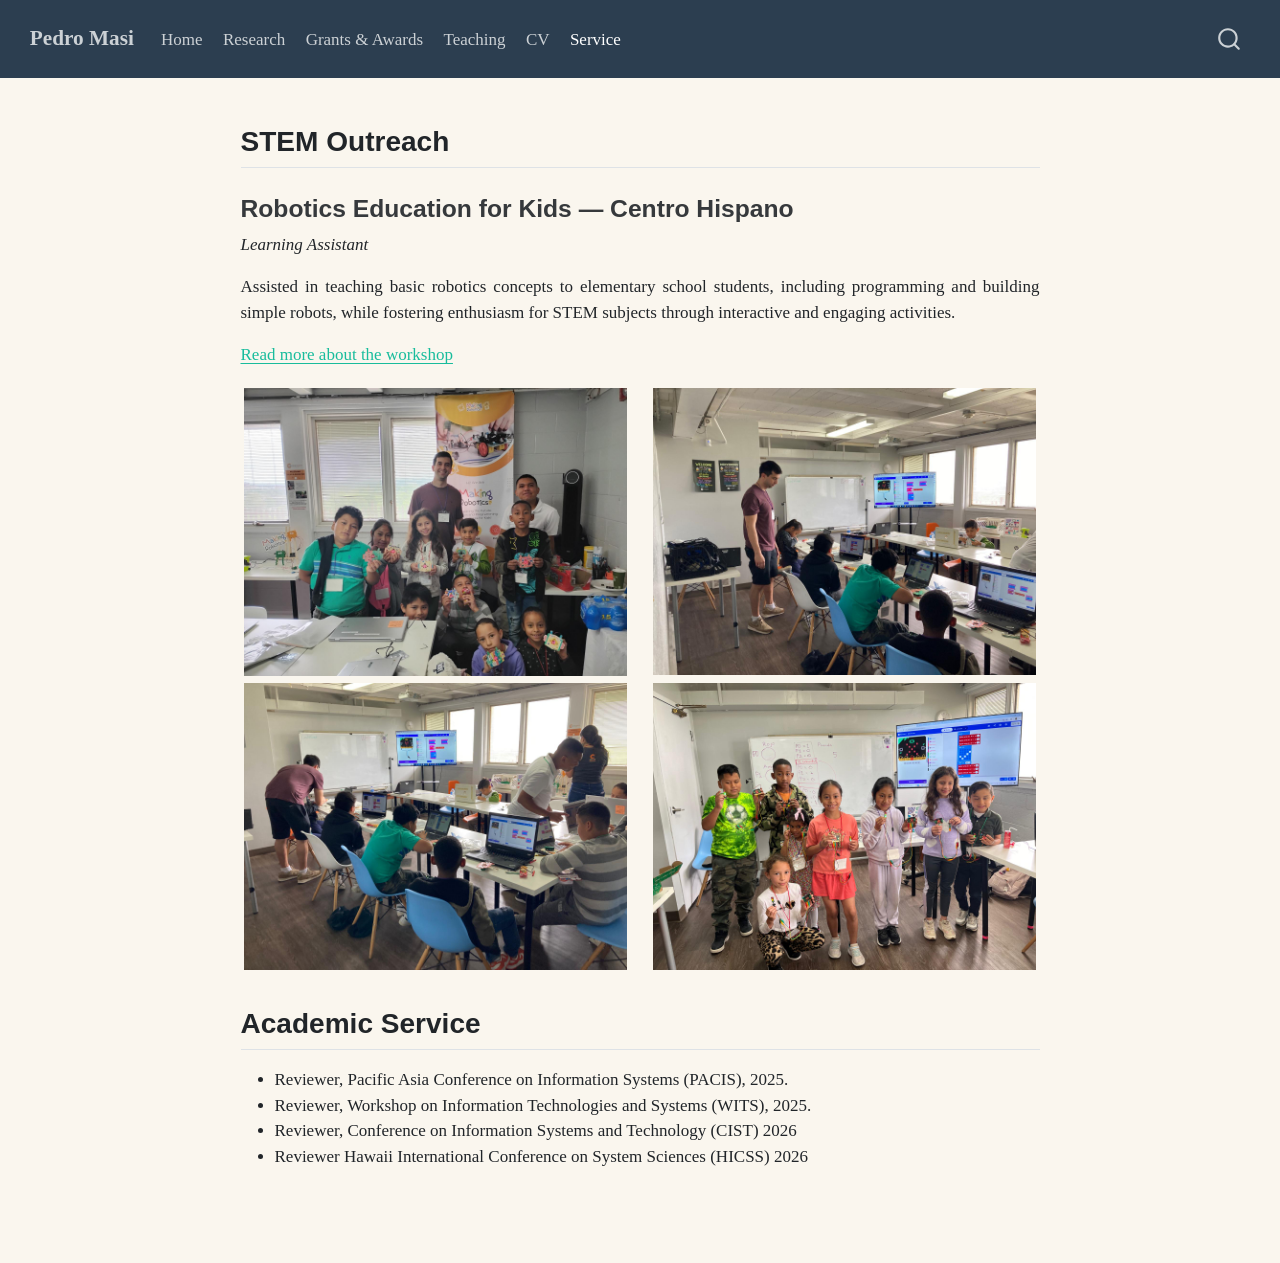
<file: docs/service.html>
<!DOCTYPE html>
<html xmlns="http://www.w3.org/1999/xhtml" lang="en" xml:lang="en"><head>

<meta charset="utf-8">
<meta name="generator" content="quarto-1.9.37">

<meta name="viewport" content="width=device-width, initial-scale=1.0, user-scalable=yes">


<title>Service – Pedro Masi – Pedro Masi</title>
<style>
/* Default styles provided by pandoc.
** See https://pandoc.org/MANUAL.html#variables-for-html for config info.
*/
code{white-space: pre-wrap;}
span.smallcaps{font-variant: small-caps;}
div.columns{display: flex; gap: min(4vw, 1.5em);}
div.column{flex: auto; overflow-x: auto;}
div.hanging-indent{margin-left: 1.5em; text-indent: -1.5em;}
ul.task-list{list-style: none;}
ul.task-list li input[type="checkbox"] {
  width: 0.8em;
  margin: 0 0.8em 0.2em -1em; /* quarto-specific, see https://github.com/quarto-dev/quarto-cli/issues/4556 */ 
  vertical-align: middle;
}
</style>


<script src="site_libs/quarto-nav/quarto-nav.js"></script>
<script src="site_libs/quarto-nav/headroom.min.js"></script>
<script src="site_libs/clipboard/clipboard.min.js"></script>
<script src="site_libs/quarto-search/autocomplete.umd.js"></script>
<script src="site_libs/quarto-search/fuse.min.js"></script>
<script src="site_libs/quarto-search/quarto-search.js"></script>
<meta name="quarto:offset" content="./">
<script src="site_libs/quarto-html/quarto.js" type="module"></script>
<script src="site_libs/quarto-html/tabsets/tabsets.js" type="module"></script>
<script src="site_libs/quarto-html/popper.min.js"></script>
<script src="site_libs/quarto-html/tippy.umd.min.js"></script>
<script src="site_libs/quarto-html/anchor.min.js"></script>
<link href="site_libs/quarto-html/tippy.css" rel="stylesheet">
<link href="site_libs/quarto-html/quarto-syntax-highlighting-7f8f88aac4f3542376d5c11b86a4c14d.css" rel="stylesheet" id="quarto-text-highlighting-styles">
<script src="site_libs/bootstrap/bootstrap.min.js"></script>
<link href="site_libs/bootstrap/bootstrap-icons.css" rel="stylesheet">
<link href="site_libs/bootstrap/bootstrap-6b423f165eeea3787de40cb4f8e821c3.min.css" rel="stylesheet" append-hash="true" id="quarto-bootstrap" data-mode="light">
<script id="quarto-search-options" type="application/json">{
  "location": "navbar",
  "copy-button": false,
  "collapse-after": 3,
  "panel-placement": "end",
  "type": "overlay",
  "limit": 50,
  "keyboard-shortcut": [
    "f",
    "/",
    "s"
  ],
  "show-item-context": false,
  "language": {
    "search-no-results-text": "No results",
    "search-matching-documents-text": "matching documents",
    "search-copy-link-title": "Copy link to search",
    "search-hide-matches-text": "Hide additional matches",
    "search-more-match-text": "more match in this document",
    "search-more-matches-text": "more matches in this document",
    "search-clear-button-title": "Clear",
    "search-text-placeholder": "",
    "search-detached-cancel-button-title": "Cancel",
    "search-submit-button-title": "Submit",
    "search-label": "Search"
  }
}</script>


<link rel="stylesheet" href="styles.css">
</head>

<body class="nav-fixed fullcontent quarto-light">

<div id="quarto-search-results"></div>
  <header id="quarto-header" class="headroom fixed-top">
    <nav class="navbar navbar-expand-lg " data-bs-theme="dark">
      <div class="navbar-container container-fluid">
      <div class="navbar-brand-container mx-auto">
    <a class="navbar-brand" href="./index.html">
    <span class="navbar-title">Pedro Masi</span>
    </a>
  </div>
            <div id="quarto-search" class="" title="Search"></div>
          <button class="navbar-toggler" type="button" data-bs-toggle="collapse" data-bs-target="#navbarCollapse" aria-controls="navbarCollapse" role="menu" aria-expanded="false" aria-label="Toggle navigation" onclick="if (window.quartoToggleHeadroom) { window.quartoToggleHeadroom(); }">
  <span class="navbar-toggler-icon"></span>
</button>
          <div class="collapse navbar-collapse" id="navbarCollapse">
            <ul class="navbar-nav navbar-nav-scroll me-auto">
  <li class="nav-item">
    <a class="nav-link" href="./index.html"> 
<span class="menu-text">Home</span></a>
  </li>  
  <li class="nav-item">
    <a class="nav-link" href="./research.html"> 
<span class="menu-text">Research</span></a>
  </li>  
  <li class="nav-item">
    <a class="nav-link" href="./grants_awards.html"> 
<span class="menu-text">Grants &amp; Awards</span></a>
  </li>  
  <li class="nav-item">
    <a class="nav-link" href="./teaching.html"> 
<span class="menu-text">Teaching</span></a>
  </li>  
  <li class="nav-item">
    <a class="nav-link" href="./cv.html"> 
<span class="menu-text">CV</span></a>
  </li>  
  <li class="nav-item">
    <a class="nav-link active" href="./service.html" aria-current="page"> 
<span class="menu-text">Service</span></a>
  </li>  
</ul>
          </div> <!-- /navcollapse -->
            <div class="quarto-navbar-tools">
</div>
      </div> <!-- /container-fluid -->
    </nav>
</header>
<!-- content -->
<div id="quarto-content" class="quarto-container page-columns page-rows-contents page-layout-article page-navbar">
<!-- sidebar -->
<!-- margin-sidebar -->
    
<!-- main -->
<main class="content" id="quarto-document-content"><header id="title-block-header" class="quarto-title-block"></header>




<section id="stem-outreach" class="level2">
<h2 class="anchored" data-anchor-id="stem-outreach">STEM Outreach</h2>
<section id="robotics-education-for-kids-centro-hispano" class="level3">
<h3 class="anchored" data-anchor-id="robotics-education-for-kids-centro-hispano">Robotics Education for Kids — Centro Hispano</h3>
<p><em>Learning Assistant</em></p>
<p>Assisted in teaching basic robotics concepts to elementary school students, including programming and building simple robots, while fostering enthusiasm for STEM subjects through interactive and engaging activities.</p>
<p><a href="https://www.makingrobotics.com/2024/05/traffic-light-stem-workshop-learning.html.html">Read more about the workshop</a></p>
<div class="quarto-layout-panel" data-layout-ncol="2">
<div class="quarto-layout-row">
<div class="quarto-layout-cell" style="flex-basis: 50.0%;justify-content: center;">
<p><img src="stem_extracurricular/WhatsApp Image 2026-05-10 at 9.17.39 AM (1).jpeg" class="img-fluid"></p>
</div>
<div class="quarto-layout-cell" style="flex-basis: 50.0%;justify-content: center;">
<p><img src="stem_extracurricular/WhatsApp Image 2026-05-10 at 9.17.39 AM (3).jpeg" class="img-fluid"></p>
</div>
</div>
<div class="quarto-layout-row">
<div class="quarto-layout-cell" style="flex-basis: 50.0%;justify-content: center;">
<p><img src="stem_extracurricular/WhatsApp Image 2026-05-10 at 9.17.39 AM (4).jpeg" class="img-fluid"></p>
</div>
<div class="quarto-layout-cell" style="flex-basis: 50.0%;justify-content: center;">
<p><img src="stem_extracurricular/WhatsApp Image 2026-05-10 at 9.17.39 AM (5).jpeg" class="img-fluid"></p>
</div>
</div>
</div>
</section>
</section>
<section id="academic-service" class="level2">
<h2 class="anchored" data-anchor-id="academic-service">Academic Service</h2>
<ul>
<li>Reviewer, Pacific Asia Conference on Information Systems (PACIS), 2025.</li>
<li>Reviewer, Workshop on Information Technologies and Systems (WITS), 2025.</li>
<li>Reviewer, Conference on Information Systems and Technology (CIST) 2026</li>
<li>Reviewer Hawaii International Conference on System Sciences (HICSS) 2026</li>
</ul>


</section>

</main> <!-- /main -->
<script id="quarto-html-after-body" type="application/javascript">
  window.document.addEventListener("DOMContentLoaded", function (event) {
    const icon = "";
    const anchorJS = new window.AnchorJS();
    anchorJS.options = {
      placement: 'right',
      icon: icon
    };
    anchorJS.add('.anchored');
    const isCodeAnnotation = (el) => {
      for (const clz of el.classList) {
        if (clz.startsWith('code-annotation-')) {                     
          return true;
        }
      }
      return false;
    }
    const onCopySuccess = function(e) {
      // button target
      const button = e.trigger;
      // don't keep focus
      button.blur();
      // flash "checked"
      button.classList.add('code-copy-button-checked');
      var currentTitle = button.getAttribute("title");
      button.setAttribute("title", "Copied!");
      let tooltip;
      if (window.bootstrap) {
        button.setAttribute("data-bs-toggle", "tooltip");
        button.setAttribute("data-bs-placement", "left");
        button.setAttribute("data-bs-title", "Copied!");
        tooltip = new bootstrap.Tooltip(button, 
          { trigger: "manual", 
            customClass: "code-copy-button-tooltip",
            offset: [0, -8]});
        tooltip.show();    
      }
      setTimeout(function() {
        if (tooltip) {
          tooltip.hide();
          button.removeAttribute("data-bs-title");
          button.removeAttribute("data-bs-toggle");
          button.removeAttribute("data-bs-placement");
        }
        button.setAttribute("title", currentTitle);
        button.classList.remove('code-copy-button-checked');
      }, 1000);
      // clear code selection
      e.clearSelection();
    }
    const getTextToCopy = function(trigger) {
      const outerScaffold = trigger.parentElement.cloneNode(true);
      const codeEl = outerScaffold.querySelector('code');
      for (const childEl of codeEl.children) {
        if (isCodeAnnotation(childEl)) {
          childEl.remove();
        }
      }
      return codeEl.innerText;
    }
    const clipboard = new window.ClipboardJS('.code-copy-button:not([data-in-quarto-modal])', {
      text: getTextToCopy
    });
    clipboard.on('success', onCopySuccess);
    if (window.document.getElementById('quarto-embedded-source-code-modal')) {
      const clipboardModal = new window.ClipboardJS('.code-copy-button[data-in-quarto-modal]', {
        text: getTextToCopy,
        container: window.document.getElementById('quarto-embedded-source-code-modal')
      });
      clipboardModal.on('success', onCopySuccess);
    }
      var localhostRegex = new RegExp(/^(?:http|https):\/\/localhost\:?[0-9]*\//);
      var mailtoRegex = new RegExp(/^mailto:/);
        var filterRegex = new RegExp('/' + window.location.host + '/');
      var isInternal = (href) => {
          return filterRegex.test(href) || localhostRegex.test(href) || mailtoRegex.test(href);
      }
      // Inspect non-navigation links and adorn them if external
     var links = window.document.querySelectorAll('a[href]:not(.nav-link):not(.navbar-brand):not(.toc-action):not(.sidebar-link):not(.sidebar-item-toggle):not(.pagination-link):not(.no-external):not([aria-hidden]):not(.dropdown-item):not(.quarto-navigation-tool):not(.about-link)');
      for (var i=0; i<links.length; i++) {
        const link = links[i];
        if (!isInternal(link.href)) {
          // undo the damage that might have been done by quarto-nav.js in the case of
          // links that we want to consider external
          if (link.dataset.originalHref !== undefined) {
            link.href = link.dataset.originalHref;
          }
        }
      }
    function tippyHover(el, contentFn, onTriggerFn, onUntriggerFn) {
      const config = {
        allowHTML: true,
        maxWidth: 500,
        delay: 100,
        arrow: false,
        appendTo: function(el) {
            return el.parentElement;
        },
        interactive: true,
        interactiveBorder: 10,
        theme: 'quarto',
        placement: 'bottom-start',
      };
      if (contentFn) {
        config.content = contentFn;
      }
      if (onTriggerFn) {
        config.onTrigger = onTriggerFn;
      }
      if (onUntriggerFn) {
        config.onUntrigger = onUntriggerFn;
      }
      window.tippy(el, config); 
    }
    const noterefs = window.document.querySelectorAll('a[role="doc-noteref"]');
    for (var i=0; i<noterefs.length; i++) {
      const ref = noterefs[i];
      tippyHover(ref, function() {
        // use id or data attribute instead here
        let href = ref.getAttribute('data-footnote-href') || ref.getAttribute('href');
        try { href = new URL(href).hash; } catch {}
        const id = href.replace(/^#\/?/, "");
        const note = window.document.getElementById(id);
        if (note) {
          return note.innerHTML;
        } else {
          return "";
        }
      });
    }
    const xrefs = window.document.querySelectorAll('a.quarto-xref');
    const processXRef = (id, note) => {
      // Strip column container classes
      const stripColumnClz = (el) => {
        el.classList.remove("page-full", "page-columns");
        if (el.children) {
          for (const child of el.children) {
            stripColumnClz(child);
          }
        }
      }
      stripColumnClz(note)
      if (id === null || id.startsWith('sec-')) {
        // Special case sections, only their first couple elements
        const container = document.createElement("div");
        if (note.children && note.children.length > 2) {
          container.appendChild(note.children[0].cloneNode(true));
          for (let i = 1; i < note.children.length; i++) {
            const child = note.children[i];
            if (child.tagName === "P" && child.innerText === "") {
              continue;
            } else {
              container.appendChild(child.cloneNode(true));
              break;
            }
          }
          if (window.Quarto?.typesetMath) {
            window.Quarto.typesetMath(container);
          }
          return container.innerHTML
        } else {
          if (window.Quarto?.typesetMath) {
            window.Quarto.typesetMath(note);
          }
          return note.innerHTML;
        }
      } else {
        // Remove any anchor links if they are present
        const anchorLink = note.querySelector('a.anchorjs-link');
        if (anchorLink) {
          anchorLink.remove();
        }
        if (window.Quarto?.typesetMath) {
          window.Quarto.typesetMath(note);
        }
        if (note.classList.contains("callout")) {
          return note.outerHTML;
        } else {
          return note.innerHTML;
        }
      }
    }
    for (var i=0; i<xrefs.length; i++) {
      const xref = xrefs[i];
      tippyHover(xref, undefined, function(instance) {
        instance.disable();
        let url = xref.getAttribute('href');
        let hash = undefined; 
        if (url.startsWith('#')) {
          hash = url;
        } else {
          try { hash = new URL(url).hash; } catch {}
        }
        if (hash) {
          const id = hash.replace(/^#\/?/, "");
          const note = window.document.getElementById(id);
          if (note !== null) {
            try {
              const html = processXRef(id, note.cloneNode(true));
              instance.setContent(html);
            } finally {
              instance.enable();
              instance.show();
            }
          } else {
            // See if we can fetch this
            fetch(url.split('#')[0])
            .then(res => res.text())
            .then(html => {
              const parser = new DOMParser();
              const htmlDoc = parser.parseFromString(html, "text/html");
              const note = htmlDoc.getElementById(id);
              if (note !== null) {
                const html = processXRef(id, note);
                instance.setContent(html);
              } 
            }).finally(() => {
              instance.enable();
              instance.show();
            });
          }
        } else {
          // See if we can fetch a full url (with no hash to target)
          // This is a special case and we should probably do some content thinning / targeting
          fetch(url)
          .then(res => res.text())
          .then(html => {
            const parser = new DOMParser();
            const htmlDoc = parser.parseFromString(html, "text/html");
            const note = htmlDoc.querySelector('main.content');
            if (note !== null) {
              // This should only happen for chapter cross references
              // (since there is no id in the URL)
              // remove the first header
              if (note.children.length > 0 && note.children[0].tagName === "HEADER") {
                note.children[0].remove();
              }
              const html = processXRef(null, note);
              instance.setContent(html);
            } 
          }).finally(() => {
            instance.enable();
            instance.show();
          });
        }
      }, function(instance) {
      });
    }
        let selectedAnnoteEl;
        const selectorForAnnotation = ( cell, annotation) => {
          let cellAttr = 'data-code-cell="' + cell + '"';
          let lineAttr = 'data-code-annotation="' +  annotation + '"';
          const selector = 'span[' + cellAttr + '][' + lineAttr + ']';
          return selector;
        }
        const selectCodeLines = (annoteEl) => {
          const doc = window.document;
          const targetCell = annoteEl.getAttribute("data-target-cell");
          const targetAnnotation = annoteEl.getAttribute("data-target-annotation");
          const annoteSpan = window.document.querySelector(selectorForAnnotation(targetCell, targetAnnotation));
          const lines = annoteSpan.getAttribute("data-code-lines").split(",");
          const lineIds = lines.map((line) => {
            return targetCell + "-" + line;
          })
          let top = null;
          let height = null;
          let parent = null;
          if (lineIds.length > 0) {
              //compute the position of the single el (top and bottom and make a div)
              const el = window.document.getElementById(lineIds[0]);
              top = el.offsetTop;
              height = el.offsetHeight;
              parent = el.parentElement.parentElement;
            if (lineIds.length > 1) {
              const lastEl = window.document.getElementById(lineIds[lineIds.length - 1]);
              const bottom = lastEl.offsetTop + lastEl.offsetHeight;
              height = bottom - top;
            }
            if (top !== null && height !== null && parent !== null) {
              // cook up a div (if necessary) and position it 
              let div = window.document.getElementById("code-annotation-line-highlight");
              if (div === null) {
                div = window.document.createElement("div");
                div.setAttribute("id", "code-annotation-line-highlight");
                div.style.position = 'absolute';
                parent.appendChild(div);
              }
              div.style.top = top - 2 + "px";
              div.style.height = height + 4 + "px";
              div.style.left = 0;
              let gutterDiv = window.document.getElementById("code-annotation-line-highlight-gutter");
              if (gutterDiv === null) {
                gutterDiv = window.document.createElement("div");
                gutterDiv.setAttribute("id", "code-annotation-line-highlight-gutter");
                gutterDiv.style.position = 'absolute';
                const codeCell = window.document.getElementById(targetCell);
                const gutter = codeCell.querySelector('.code-annotation-gutter');
                gutter.appendChild(gutterDiv);
              }
              gutterDiv.style.top = top - 2 + "px";
              gutterDiv.style.height = height + 4 + "px";
            }
            selectedAnnoteEl = annoteEl;
          }
        };
        const unselectCodeLines = () => {
          const elementsIds = ["code-annotation-line-highlight", "code-annotation-line-highlight-gutter"];
          elementsIds.forEach((elId) => {
            const div = window.document.getElementById(elId);
            if (div) {
              div.remove();
            }
          });
          selectedAnnoteEl = undefined;
        };
          // Handle positioning of the toggle
      window.addEventListener(
        "resize",
        throttle(() => {
          elRect = undefined;
          if (selectedAnnoteEl) {
            selectCodeLines(selectedAnnoteEl);
          }
        }, 10)
      );
      function throttle(fn, ms) {
      let throttle = false;
      let timer;
        return (...args) => {
          if(!throttle) { // first call gets through
              fn.apply(this, args);
              throttle = true;
          } else { // all the others get throttled
              if(timer) clearTimeout(timer); // cancel #2
              timer = setTimeout(() => {
                fn.apply(this, args);
                timer = throttle = false;
              }, ms);
          }
        };
      }
        // Attach click handler to the DT
        const annoteDls = window.document.querySelectorAll('dt[data-target-cell]');
        for (const annoteDlNode of annoteDls) {
          annoteDlNode.addEventListener('click', (event) => {
            const clickedEl = event.target;
            if (clickedEl !== selectedAnnoteEl) {
              unselectCodeLines();
              const activeEl = window.document.querySelector('dt[data-target-cell].code-annotation-active');
              if (activeEl) {
                activeEl.classList.remove('code-annotation-active');
              }
              selectCodeLines(clickedEl);
              clickedEl.classList.add('code-annotation-active');
            } else {
              // Unselect the line
              unselectCodeLines();
              clickedEl.classList.remove('code-annotation-active');
            }
          });
        }
    const findCites = (el) => {
      const parentEl = el.parentElement;
      if (parentEl) {
        const cites = parentEl.dataset.cites;
        if (cites) {
          return {
            el,
            cites: cites.split(' ')
          };
        } else {
          return findCites(el.parentElement)
        }
      } else {
        return undefined;
      }
    };
    var bibliorefs = window.document.querySelectorAll('a[role="doc-biblioref"]');
    for (var i=0; i<bibliorefs.length; i++) {
      const ref = bibliorefs[i];
      const citeInfo = findCites(ref);
      if (citeInfo) {
        tippyHover(citeInfo.el, function() {
          var popup = window.document.createElement('div');
          citeInfo.cites.forEach(function(cite) {
            var citeDiv = window.document.createElement('div');
            citeDiv.classList.add('hanging-indent');
            citeDiv.classList.add('csl-entry');
            var biblioDiv = window.document.getElementById('ref-' + cite);
            if (biblioDiv) {
              citeDiv.innerHTML = biblioDiv.innerHTML;
            }
            popup.appendChild(citeDiv);
          });
          return popup.innerHTML;
        });
      }
    }
  });
  </script>
</div> <!-- /content -->




</body></html>
</file>
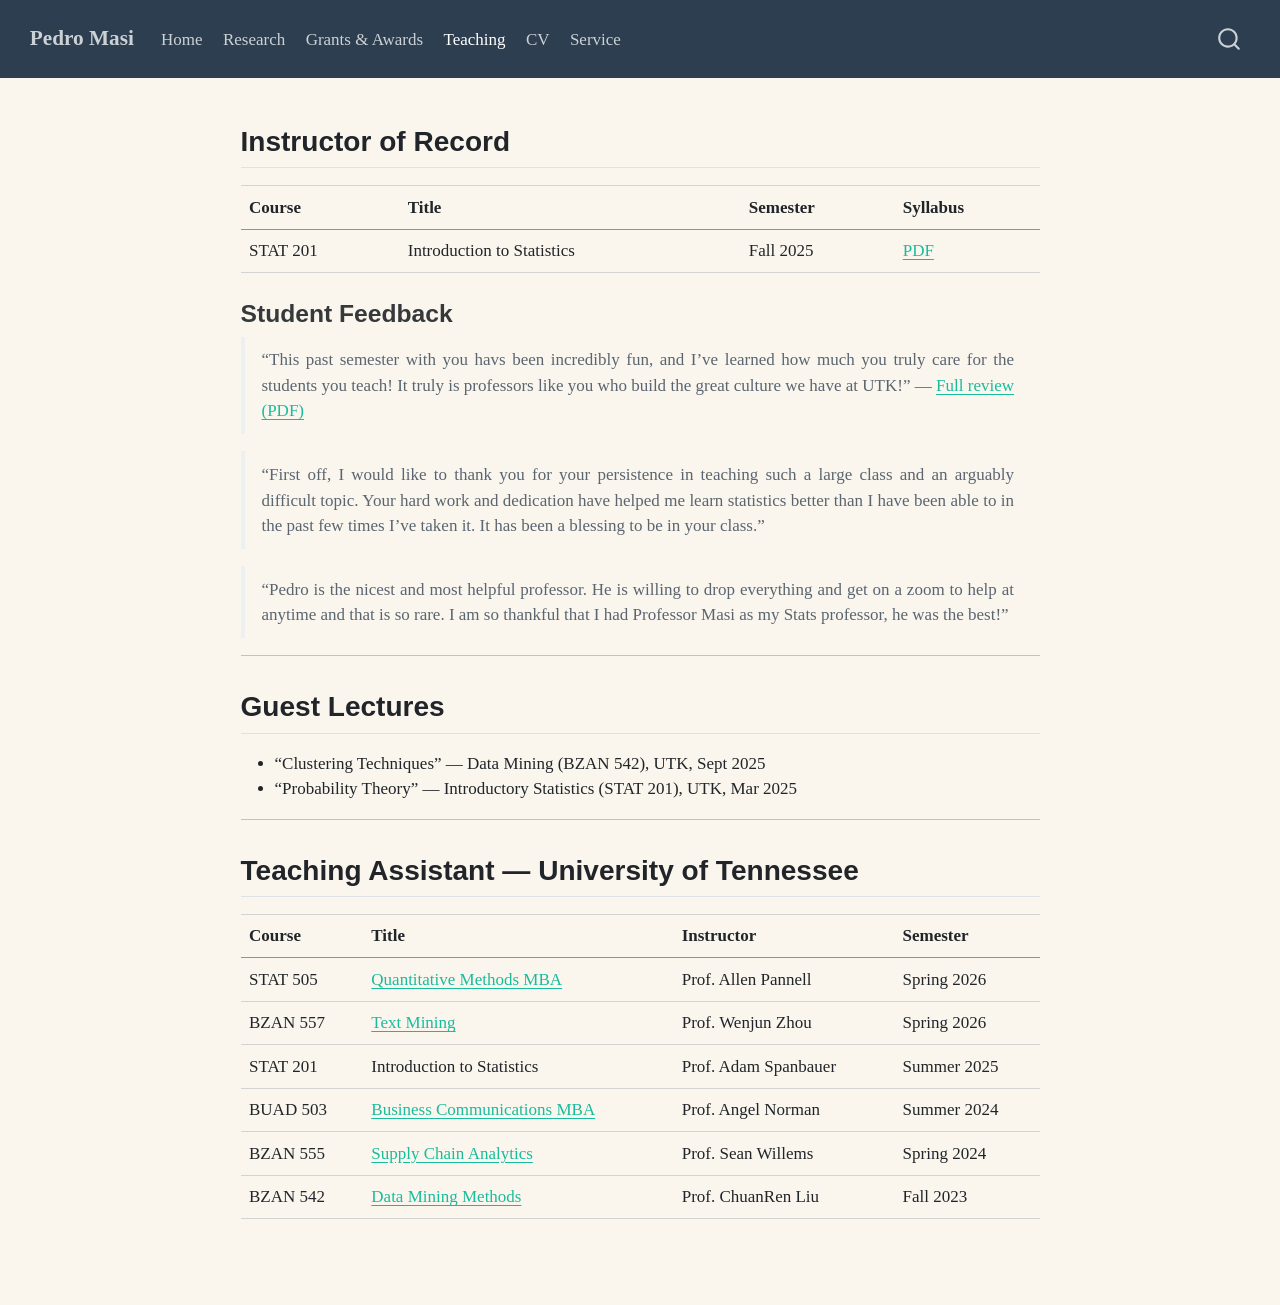
<file: docs/teaching.html>
<!DOCTYPE html>
<html xmlns="http://www.w3.org/1999/xhtml" lang="en" xml:lang="en"><head>

<meta charset="utf-8">
<meta name="generator" content="quarto-1.9.37">

<meta name="viewport" content="width=device-width, initial-scale=1.0, user-scalable=yes">


<title>teaching – Pedro Masi</title>
<style>
/* Default styles provided by pandoc.
** See https://pandoc.org/MANUAL.html#variables-for-html for config info.
*/
code{white-space: pre-wrap;}
span.smallcaps{font-variant: small-caps;}
div.columns{display: flex; gap: min(4vw, 1.5em);}
div.column{flex: auto; overflow-x: auto;}
div.hanging-indent{margin-left: 1.5em; text-indent: -1.5em;}
ul.task-list{list-style: none;}
ul.task-list li input[type="checkbox"] {
  width: 0.8em;
  margin: 0 0.8em 0.2em -1em; /* quarto-specific, see https://github.com/quarto-dev/quarto-cli/issues/4556 */ 
  vertical-align: middle;
}
</style>


<script src="site_libs/quarto-nav/quarto-nav.js"></script>
<script src="site_libs/quarto-nav/headroom.min.js"></script>
<script src="site_libs/clipboard/clipboard.min.js"></script>
<script src="site_libs/quarto-search/autocomplete.umd.js"></script>
<script src="site_libs/quarto-search/fuse.min.js"></script>
<script src="site_libs/quarto-search/quarto-search.js"></script>
<meta name="quarto:offset" content="./">
<script src="site_libs/quarto-html/quarto.js" type="module"></script>
<script src="site_libs/quarto-html/tabsets/tabsets.js" type="module"></script>
<script src="site_libs/quarto-html/popper.min.js"></script>
<script src="site_libs/quarto-html/tippy.umd.min.js"></script>
<script src="site_libs/quarto-html/anchor.min.js"></script>
<link href="site_libs/quarto-html/tippy.css" rel="stylesheet">
<link href="site_libs/quarto-html/quarto-syntax-highlighting-7f8f88aac4f3542376d5c11b86a4c14d.css" rel="stylesheet" id="quarto-text-highlighting-styles">
<script src="site_libs/bootstrap/bootstrap.min.js"></script>
<link href="site_libs/bootstrap/bootstrap-icons.css" rel="stylesheet">
<link href="site_libs/bootstrap/bootstrap-6b423f165eeea3787de40cb4f8e821c3.min.css" rel="stylesheet" append-hash="true" id="quarto-bootstrap" data-mode="light">
<script id="quarto-search-options" type="application/json">{
  "location": "navbar",
  "copy-button": false,
  "collapse-after": 3,
  "panel-placement": "end",
  "type": "overlay",
  "limit": 50,
  "keyboard-shortcut": [
    "f",
    "/",
    "s"
  ],
  "show-item-context": false,
  "language": {
    "search-no-results-text": "No results",
    "search-matching-documents-text": "matching documents",
    "search-copy-link-title": "Copy link to search",
    "search-hide-matches-text": "Hide additional matches",
    "search-more-match-text": "more match in this document",
    "search-more-matches-text": "more matches in this document",
    "search-clear-button-title": "Clear",
    "search-text-placeholder": "",
    "search-detached-cancel-button-title": "Cancel",
    "search-submit-button-title": "Submit",
    "search-label": "Search"
  }
}</script>


<link rel="stylesheet" href="styles.css">
</head>

<body class="nav-fixed fullcontent quarto-light">

<div id="quarto-search-results"></div>
  <header id="quarto-header" class="headroom fixed-top">
    <nav class="navbar navbar-expand-lg " data-bs-theme="dark">
      <div class="navbar-container container-fluid">
      <div class="navbar-brand-container mx-auto">
    <a class="navbar-brand" href="./index.html">
    <span class="navbar-title">Pedro Masi</span>
    </a>
  </div>
            <div id="quarto-search" class="" title="Search"></div>
          <button class="navbar-toggler" type="button" data-bs-toggle="collapse" data-bs-target="#navbarCollapse" aria-controls="navbarCollapse" role="menu" aria-expanded="false" aria-label="Toggle navigation" onclick="if (window.quartoToggleHeadroom) { window.quartoToggleHeadroom(); }">
  <span class="navbar-toggler-icon"></span>
</button>
          <div class="collapse navbar-collapse" id="navbarCollapse">
            <ul class="navbar-nav navbar-nav-scroll me-auto">
  <li class="nav-item">
    <a class="nav-link" href="./index.html"> 
<span class="menu-text">Home</span></a>
  </li>  
  <li class="nav-item">
    <a class="nav-link" href="./research.html"> 
<span class="menu-text">Research</span></a>
  </li>  
  <li class="nav-item">
    <a class="nav-link" href="./grants_awards.html"> 
<span class="menu-text">Grants &amp; Awards</span></a>
  </li>  
  <li class="nav-item">
    <a class="nav-link active" href="./teaching.html" aria-current="page"> 
<span class="menu-text">Teaching</span></a>
  </li>  
  <li class="nav-item">
    <a class="nav-link" href="./cv.html"> 
<span class="menu-text">CV</span></a>
  </li>  
  <li class="nav-item">
    <a class="nav-link" href="./service.html"> 
<span class="menu-text">Service</span></a>
  </li>  
</ul>
          </div> <!-- /navcollapse -->
            <div class="quarto-navbar-tools">
</div>
      </div> <!-- /container-fluid -->
    </nav>
</header>
<!-- content -->
<div id="quarto-content" class="quarto-container page-columns page-rows-contents page-layout-article page-navbar">
<!-- sidebar -->
<!-- margin-sidebar -->
    
<!-- main -->
<main class="content" id="quarto-document-content"><header id="title-block-header" class="quarto-title-block"></header>




<section id="instructor-of-record" class="level2">
<h2 class="anchored" data-anchor-id="instructor-of-record">Instructor of Record</h2>
<table class="caption-top table">
<thead>
<tr class="header">
<th>Course</th>
<th>Title</th>
<th>Semester</th>
<th>Syllabus</th>
</tr>
</thead>
<tbody>
<tr class="odd">
<td>STAT 201</td>
<td>Introduction to Statistics</td>
<td>Fall 2025</td>
<td><a href="stats_291_syllabus_pm.pdf">PDF</a></td>
</tr>
</tbody>
</table>
<section id="student-feedback" class="level3">
<h3 class="anchored" data-anchor-id="student-feedback">Student Feedback</h3>
<blockquote class="blockquote">
<p>“This past semester with you havs been incredibly fun, and I’ve learned how much you truly care for the students you teach! It truly is professors like you who build the great culture we have at UTK!” — <a href="student_1_feedback.jpeg">Full review (PDF)</a></p>
</blockquote>
<blockquote class="blockquote">
<p>“First off, I would like to thank you for your persistence in teaching such a large class and an arguably difficult topic. Your hard work and dedication have helped me learn statistics better than I have been able to in the past few times I’ve taken it. It has been a blessing to be in your class.”</p>
</blockquote>
<blockquote class="blockquote">
<p>“Pedro is the nicest and most helpful professor. He is willing to drop everything and get on a zoom to help at anytime and that is so rare. I am so thankful that I had Professor Masi as my Stats professor, he was the best!”</p>
</blockquote>
<hr>
</section>
</section>
<section id="guest-lectures" class="level2">
<h2 class="anchored" data-anchor-id="guest-lectures">Guest Lectures</h2>
<ul>
<li>“Clustering Techniques” — Data Mining (BZAN 542), UTK, Sept 2025</li>
<li>“Probability Theory” — Introductory Statistics (STAT 201), UTK, Mar 2025</li>
</ul>
<hr>
</section>
<section id="teaching-assistant-university-of-tennessee" class="level2">
<h2 class="anchored" data-anchor-id="teaching-assistant-university-of-tennessee">Teaching Assistant — University of Tennessee</h2>
<table class="caption-top table">
<thead>
<tr class="header">
<th>Course</th>
<th>Title</th>
<th>Instructor</th>
<th>Semester</th>
</tr>
</thead>
<tbody>
<tr class="odd">
<td>STAT 505</td>
<td><a href="https://catalog.utk.edu/preview_course_nopop.php?catoid=27&amp;coid=141147">Quantitative Methods MBA</a></td>
<td>Prof.&nbsp;Allen Pannell</td>
<td>Spring 2026</td>
</tr>
<tr class="even">
<td>BZAN 557</td>
<td><a href="https://catalog.utk.edu/preview_course_nopop.php?catoid=55&amp;coid=361260">Text Mining</a></td>
<td>Prof.&nbsp;Wenjun Zhou</td>
<td>Spring 2026</td>
</tr>
<tr class="odd">
<td>STAT 201</td>
<td>Introduction to Statistics</td>
<td>Prof.&nbsp;Adam Spanbauer</td>
<td>Summer 2025</td>
</tr>
<tr class="even">
<td>BUAD 503</td>
<td><a href="https://catalog.utk.edu/preview_course_nopop.php?catoid=55&amp;coid=361681">Business Communications MBA</a></td>
<td>Prof.&nbsp;Angel Norman</td>
<td>Summer 2024</td>
</tr>
<tr class="odd">
<td>BZAN 555</td>
<td><a href="https://catalog.utk.edu/preview_course_nopop.php?catoid=25&amp;coid=133877">Supply Chain Analytics</a></td>
<td>Prof.&nbsp;Sean Willems</td>
<td>Spring 2024</td>
</tr>
<tr class="even">
<td>BZAN 542</td>
<td><a href="https://catalog.utk.edu/preview_course_nopop.php?catoid=27&amp;coid=141556">Data Mining Methods</a></td>
<td>Prof.&nbsp;ChuanRen Liu</td>
<td>Fall 2023</td>
</tr>
</tbody>
</table>


</section>

</main> <!-- /main -->
<script id="quarto-html-after-body" type="application/javascript">
  window.document.addEventListener("DOMContentLoaded", function (event) {
    const icon = "";
    const anchorJS = new window.AnchorJS();
    anchorJS.options = {
      placement: 'right',
      icon: icon
    };
    anchorJS.add('.anchored');
    const isCodeAnnotation = (el) => {
      for (const clz of el.classList) {
        if (clz.startsWith('code-annotation-')) {                     
          return true;
        }
      }
      return false;
    }
    const onCopySuccess = function(e) {
      // button target
      const button = e.trigger;
      // don't keep focus
      button.blur();
      // flash "checked"
      button.classList.add('code-copy-button-checked');
      var currentTitle = button.getAttribute("title");
      button.setAttribute("title", "Copied!");
      let tooltip;
      if (window.bootstrap) {
        button.setAttribute("data-bs-toggle", "tooltip");
        button.setAttribute("data-bs-placement", "left");
        button.setAttribute("data-bs-title", "Copied!");
        tooltip = new bootstrap.Tooltip(button, 
          { trigger: "manual", 
            customClass: "code-copy-button-tooltip",
            offset: [0, -8]});
        tooltip.show();    
      }
      setTimeout(function() {
        if (tooltip) {
          tooltip.hide();
          button.removeAttribute("data-bs-title");
          button.removeAttribute("data-bs-toggle");
          button.removeAttribute("data-bs-placement");
        }
        button.setAttribute("title", currentTitle);
        button.classList.remove('code-copy-button-checked');
      }, 1000);
      // clear code selection
      e.clearSelection();
    }
    const getTextToCopy = function(trigger) {
      const outerScaffold = trigger.parentElement.cloneNode(true);
      const codeEl = outerScaffold.querySelector('code');
      for (const childEl of codeEl.children) {
        if (isCodeAnnotation(childEl)) {
          childEl.remove();
        }
      }
      return codeEl.innerText;
    }
    const clipboard = new window.ClipboardJS('.code-copy-button:not([data-in-quarto-modal])', {
      text: getTextToCopy
    });
    clipboard.on('success', onCopySuccess);
    if (window.document.getElementById('quarto-embedded-source-code-modal')) {
      const clipboardModal = new window.ClipboardJS('.code-copy-button[data-in-quarto-modal]', {
        text: getTextToCopy,
        container: window.document.getElementById('quarto-embedded-source-code-modal')
      });
      clipboardModal.on('success', onCopySuccess);
    }
      var localhostRegex = new RegExp(/^(?:http|https):\/\/localhost\:?[0-9]*\//);
      var mailtoRegex = new RegExp(/^mailto:/);
        var filterRegex = new RegExp('/' + window.location.host + '/');
      var isInternal = (href) => {
          return filterRegex.test(href) || localhostRegex.test(href) || mailtoRegex.test(href);
      }
      // Inspect non-navigation links and adorn them if external
     var links = window.document.querySelectorAll('a[href]:not(.nav-link):not(.navbar-brand):not(.toc-action):not(.sidebar-link):not(.sidebar-item-toggle):not(.pagination-link):not(.no-external):not([aria-hidden]):not(.dropdown-item):not(.quarto-navigation-tool):not(.about-link)');
      for (var i=0; i<links.length; i++) {
        const link = links[i];
        if (!isInternal(link.href)) {
          // undo the damage that might have been done by quarto-nav.js in the case of
          // links that we want to consider external
          if (link.dataset.originalHref !== undefined) {
            link.href = link.dataset.originalHref;
          }
        }
      }
    function tippyHover(el, contentFn, onTriggerFn, onUntriggerFn) {
      const config = {
        allowHTML: true,
        maxWidth: 500,
        delay: 100,
        arrow: false,
        appendTo: function(el) {
            return el.parentElement;
        },
        interactive: true,
        interactiveBorder: 10,
        theme: 'quarto',
        placement: 'bottom-start',
      };
      if (contentFn) {
        config.content = contentFn;
      }
      if (onTriggerFn) {
        config.onTrigger = onTriggerFn;
      }
      if (onUntriggerFn) {
        config.onUntrigger = onUntriggerFn;
      }
      window.tippy(el, config); 
    }
    const noterefs = window.document.querySelectorAll('a[role="doc-noteref"]');
    for (var i=0; i<noterefs.length; i++) {
      const ref = noterefs[i];
      tippyHover(ref, function() {
        // use id or data attribute instead here
        let href = ref.getAttribute('data-footnote-href') || ref.getAttribute('href');
        try { href = new URL(href).hash; } catch {}
        const id = href.replace(/^#\/?/, "");
        const note = window.document.getElementById(id);
        if (note) {
          return note.innerHTML;
        } else {
          return "";
        }
      });
    }
    const xrefs = window.document.querySelectorAll('a.quarto-xref');
    const processXRef = (id, note) => {
      // Strip column container classes
      const stripColumnClz = (el) => {
        el.classList.remove("page-full", "page-columns");
        if (el.children) {
          for (const child of el.children) {
            stripColumnClz(child);
          }
        }
      }
      stripColumnClz(note)
      if (id === null || id.startsWith('sec-')) {
        // Special case sections, only their first couple elements
        const container = document.createElement("div");
        if (note.children && note.children.length > 2) {
          container.appendChild(note.children[0].cloneNode(true));
          for (let i = 1; i < note.children.length; i++) {
            const child = note.children[i];
            if (child.tagName === "P" && child.innerText === "") {
              continue;
            } else {
              container.appendChild(child.cloneNode(true));
              break;
            }
          }
          if (window.Quarto?.typesetMath) {
            window.Quarto.typesetMath(container);
          }
          return container.innerHTML
        } else {
          if (window.Quarto?.typesetMath) {
            window.Quarto.typesetMath(note);
          }
          return note.innerHTML;
        }
      } else {
        // Remove any anchor links if they are present
        const anchorLink = note.querySelector('a.anchorjs-link');
        if (anchorLink) {
          anchorLink.remove();
        }
        if (window.Quarto?.typesetMath) {
          window.Quarto.typesetMath(note);
        }
        if (note.classList.contains("callout")) {
          return note.outerHTML;
        } else {
          return note.innerHTML;
        }
      }
    }
    for (var i=0; i<xrefs.length; i++) {
      const xref = xrefs[i];
      tippyHover(xref, undefined, function(instance) {
        instance.disable();
        let url = xref.getAttribute('href');
        let hash = undefined; 
        if (url.startsWith('#')) {
          hash = url;
        } else {
          try { hash = new URL(url).hash; } catch {}
        }
        if (hash) {
          const id = hash.replace(/^#\/?/, "");
          const note = window.document.getElementById(id);
          if (note !== null) {
            try {
              const html = processXRef(id, note.cloneNode(true));
              instance.setContent(html);
            } finally {
              instance.enable();
              instance.show();
            }
          } else {
            // See if we can fetch this
            fetch(url.split('#')[0])
            .then(res => res.text())
            .then(html => {
              const parser = new DOMParser();
              const htmlDoc = parser.parseFromString(html, "text/html");
              const note = htmlDoc.getElementById(id);
              if (note !== null) {
                const html = processXRef(id, note);
                instance.setContent(html);
              } 
            }).finally(() => {
              instance.enable();
              instance.show();
            });
          }
        } else {
          // See if we can fetch a full url (with no hash to target)
          // This is a special case and we should probably do some content thinning / targeting
          fetch(url)
          .then(res => res.text())
          .then(html => {
            const parser = new DOMParser();
            const htmlDoc = parser.parseFromString(html, "text/html");
            const note = htmlDoc.querySelector('main.content');
            if (note !== null) {
              // This should only happen for chapter cross references
              // (since there is no id in the URL)
              // remove the first header
              if (note.children.length > 0 && note.children[0].tagName === "HEADER") {
                note.children[0].remove();
              }
              const html = processXRef(null, note);
              instance.setContent(html);
            } 
          }).finally(() => {
            instance.enable();
            instance.show();
          });
        }
      }, function(instance) {
      });
    }
        let selectedAnnoteEl;
        const selectorForAnnotation = ( cell, annotation) => {
          let cellAttr = 'data-code-cell="' + cell + '"';
          let lineAttr = 'data-code-annotation="' +  annotation + '"';
          const selector = 'span[' + cellAttr + '][' + lineAttr + ']';
          return selector;
        }
        const selectCodeLines = (annoteEl) => {
          const doc = window.document;
          const targetCell = annoteEl.getAttribute("data-target-cell");
          const targetAnnotation = annoteEl.getAttribute("data-target-annotation");
          const annoteSpan = window.document.querySelector(selectorForAnnotation(targetCell, targetAnnotation));
          const lines = annoteSpan.getAttribute("data-code-lines").split(",");
          const lineIds = lines.map((line) => {
            return targetCell + "-" + line;
          })
          let top = null;
          let height = null;
          let parent = null;
          if (lineIds.length > 0) {
              //compute the position of the single el (top and bottom and make a div)
              const el = window.document.getElementById(lineIds[0]);
              top = el.offsetTop;
              height = el.offsetHeight;
              parent = el.parentElement.parentElement;
            if (lineIds.length > 1) {
              const lastEl = window.document.getElementById(lineIds[lineIds.length - 1]);
              const bottom = lastEl.offsetTop + lastEl.offsetHeight;
              height = bottom - top;
            }
            if (top !== null && height !== null && parent !== null) {
              // cook up a div (if necessary) and position it 
              let div = window.document.getElementById("code-annotation-line-highlight");
              if (div === null) {
                div = window.document.createElement("div");
                div.setAttribute("id", "code-annotation-line-highlight");
                div.style.position = 'absolute';
                parent.appendChild(div);
              }
              div.style.top = top - 2 + "px";
              div.style.height = height + 4 + "px";
              div.style.left = 0;
              let gutterDiv = window.document.getElementById("code-annotation-line-highlight-gutter");
              if (gutterDiv === null) {
                gutterDiv = window.document.createElement("div");
                gutterDiv.setAttribute("id", "code-annotation-line-highlight-gutter");
                gutterDiv.style.position = 'absolute';
                const codeCell = window.document.getElementById(targetCell);
                const gutter = codeCell.querySelector('.code-annotation-gutter');
                gutter.appendChild(gutterDiv);
              }
              gutterDiv.style.top = top - 2 + "px";
              gutterDiv.style.height = height + 4 + "px";
            }
            selectedAnnoteEl = annoteEl;
          }
        };
        const unselectCodeLines = () => {
          const elementsIds = ["code-annotation-line-highlight", "code-annotation-line-highlight-gutter"];
          elementsIds.forEach((elId) => {
            const div = window.document.getElementById(elId);
            if (div) {
              div.remove();
            }
          });
          selectedAnnoteEl = undefined;
        };
          // Handle positioning of the toggle
      window.addEventListener(
        "resize",
        throttle(() => {
          elRect = undefined;
          if (selectedAnnoteEl) {
            selectCodeLines(selectedAnnoteEl);
          }
        }, 10)
      );
      function throttle(fn, ms) {
      let throttle = false;
      let timer;
        return (...args) => {
          if(!throttle) { // first call gets through
              fn.apply(this, args);
              throttle = true;
          } else { // all the others get throttled
              if(timer) clearTimeout(timer); // cancel #2
              timer = setTimeout(() => {
                fn.apply(this, args);
                timer = throttle = false;
              }, ms);
          }
        };
      }
        // Attach click handler to the DT
        const annoteDls = window.document.querySelectorAll('dt[data-target-cell]');
        for (const annoteDlNode of annoteDls) {
          annoteDlNode.addEventListener('click', (event) => {
            const clickedEl = event.target;
            if (clickedEl !== selectedAnnoteEl) {
              unselectCodeLines();
              const activeEl = window.document.querySelector('dt[data-target-cell].code-annotation-active');
              if (activeEl) {
                activeEl.classList.remove('code-annotation-active');
              }
              selectCodeLines(clickedEl);
              clickedEl.classList.add('code-annotation-active');
            } else {
              // Unselect the line
              unselectCodeLines();
              clickedEl.classList.remove('code-annotation-active');
            }
          });
        }
    const findCites = (el) => {
      const parentEl = el.parentElement;
      if (parentEl) {
        const cites = parentEl.dataset.cites;
        if (cites) {
          return {
            el,
            cites: cites.split(' ')
          };
        } else {
          return findCites(el.parentElement)
        }
      } else {
        return undefined;
      }
    };
    var bibliorefs = window.document.querySelectorAll('a[role="doc-biblioref"]');
    for (var i=0; i<bibliorefs.length; i++) {
      const ref = bibliorefs[i];
      const citeInfo = findCites(ref);
      if (citeInfo) {
        tippyHover(citeInfo.el, function() {
          var popup = window.document.createElement('div');
          citeInfo.cites.forEach(function(cite) {
            var citeDiv = window.document.createElement('div');
            citeDiv.classList.add('hanging-indent');
            citeDiv.classList.add('csl-entry');
            var biblioDiv = window.document.getElementById('ref-' + cite);
            if (biblioDiv) {
              citeDiv.innerHTML = biblioDiv.innerHTML;
            }
            popup.appendChild(citeDiv);
          });
          return popup.innerHTML;
        });
      }
    }
  });
  </script>
</div> <!-- /content -->




</body></html>
</file>
<file: docs/site_libs/quarto-html/tippy.css>
.tippy-box[data-animation=fade][data-state=hidden]{opacity:0}[data-tippy-root]{max-width:calc(100vw - 10px)}.tippy-box{position:relative;background-color:#333;color:#fff;border-radius:4px;font-size:14px;line-height:1.4;white-space:normal;outline:0;transition-property:transform,visibility,opacity}.tippy-box[data-placement^=top]>.tippy-arrow{bottom:0}.tippy-box[data-placement^=top]>.tippy-arrow:before{bottom:-7px;left:0;border-width:8px 8px 0;border-top-color:initial;transform-origin:center top}.tippy-box[data-placement^=bottom]>.tippy-arrow{top:0}.tippy-box[data-placement^=bottom]>.tippy-arrow:before{top:-7px;left:0;border-width:0 8px 8px;border-bottom-color:initial;transform-origin:center bottom}.tippy-box[data-placement^=left]>.tippy-arrow{right:0}.tippy-box[data-placement^=left]>.tippy-arrow:before{border-width:8px 0 8px 8px;border-left-color:initial;right:-7px;transform-origin:center left}.tippy-box[data-placement^=right]>.tippy-arrow{left:0}.tippy-box[data-placement^=right]>.tippy-arrow:before{left:-7px;border-width:8px 8px 8px 0;border-right-color:initial;transform-origin:center right}.tippy-box[data-inertia][data-state=visible]{transition-timing-function:cubic-bezier(.54,1.5,.38,1.11)}.tippy-arrow{width:16px;height:16px;color:#333}.tippy-arrow:before{content:"";position:absolute;border-color:transparent;border-style:solid}.tippy-content{position:relative;padding:5px 9px;z-index:1}
</file>
<file: docs/site_libs/quarto-html/quarto-syntax-highlighting-7f8f88aac4f3542376d5c11b86a4c14d.css>
/* quarto syntax highlight colors */
:root {
  --quarto-hl-ot-color: #003B4F;
  --quarto-hl-at-color: #657422;
  --quarto-hl-ss-color: #20794D;
  --quarto-hl-an-color: #5E5E5E;
  --quarto-hl-fu-color: #4758AB;
  --quarto-hl-st-color: #20794D;
  --quarto-hl-cf-color: #003B4F;
  --quarto-hl-op-color: #5E5E5E;
  --quarto-hl-er-color: #AD0000;
  --quarto-hl-bn-color: #AD0000;
  --quarto-hl-al-color: #AD0000;
  --quarto-hl-va-color: #111111;
  --quarto-hl-bu-color: inherit;
  --quarto-hl-ex-color: inherit;
  --quarto-hl-pp-color: #AD0000;
  --quarto-hl-in-color: #5E5E5E;
  --quarto-hl-vs-color: #20794D;
  --quarto-hl-wa-color: #5E5E5E;
  --quarto-hl-do-color: #5E5E5E;
  --quarto-hl-im-color: #00769E;
  --quarto-hl-ch-color: #20794D;
  --quarto-hl-dt-color: #AD0000;
  --quarto-hl-fl-color: #AD0000;
  --quarto-hl-co-color: #5E5E5E;
  --quarto-hl-cv-color: #5E5E5E;
  --quarto-hl-cn-color: #8f5902;
  --quarto-hl-sc-color: #5E5E5E;
  --quarto-hl-dv-color: #AD0000;
  --quarto-hl-kw-color: #003B4F;
}

/* other quarto variables */
:root {
  --quarto-font-monospace: SFMono-Regular, Menlo, Monaco, Consolas, "Liberation Mono", "Courier New", monospace;
}

/* syntax highlight based on Pandoc's rules */
pre > code.sourceCode > span {
  color: #003B4F;
}

code.sourceCode > span {
  color: #003B4F;
}

div.sourceCode,
div.sourceCode pre.sourceCode {
  color: #003B4F;
}

/* Normal */
code span {
  color: #003B4F;
}

/* Alert */
code span.al {
  color: #AD0000;
  font-style: inherit;
}

/* Annotation */
code span.an {
  color: #5E5E5E;
  font-style: inherit;
}

/* Attribute */
code span.at {
  color: #657422;
  font-style: inherit;
}

/* BaseN */
code span.bn {
  color: #AD0000;
  font-style: inherit;
}

/* BuiltIn */
code span.bu {
  font-style: inherit;
}

/* ControlFlow */
code span.cf {
  color: #003B4F;
  font-weight: bold;
  font-style: inherit;
}

/* Char */
code span.ch {
  color: #20794D;
  font-style: inherit;
}

/* Constant */
code span.cn {
  color: #8f5902;
  font-style: inherit;
}

/* Comment */
code span.co {
  color: #5E5E5E;
  font-style: inherit;
}

/* CommentVar */
code span.cv {
  color: #5E5E5E;
  font-style: italic;
}

/* Documentation */
code span.do {
  color: #5E5E5E;
  font-style: italic;
}

/* DataType */
code span.dt {
  color: #AD0000;
  font-style: inherit;
}

/* DecVal */
code span.dv {
  color: #AD0000;
  font-style: inherit;
}

/* Error */
code span.er {
  color: #AD0000;
  font-style: inherit;
}

/* Extension */
code span.ex {
  font-style: inherit;
}

/* Float */
code span.fl {
  color: #AD0000;
  font-style: inherit;
}

/* Function */
code span.fu {
  color: #4758AB;
  font-style: inherit;
}

/* Import */
code span.im {
  color: #00769E;
  font-style: inherit;
}

/* Information */
code span.in {
  color: #5E5E5E;
  font-style: inherit;
}

/* Keyword */
code span.kw {
  color: #003B4F;
  font-weight: bold;
  font-style: inherit;
}

/* Operator */
code span.op {
  color: #5E5E5E;
  font-style: inherit;
}

/* Other */
code span.ot {
  color: #003B4F;
  font-style: inherit;
}

/* Preprocessor */
code span.pp {
  color: #AD0000;
  font-style: inherit;
}

/* SpecialChar */
code span.sc {
  color: #5E5E5E;
  font-style: inherit;
}

/* SpecialString */
code span.ss {
  color: #20794D;
  font-style: inherit;
}

/* String */
code span.st {
  color: #20794D;
  font-style: inherit;
}

/* Variable */
code span.va {
  color: #111111;
  font-style: inherit;
}

/* VerbatimString */
code span.vs {
  color: #20794D;
  font-style: inherit;
}

/* Warning */
code span.wa {
  color: #5E5E5E;
  font-style: italic;
}

.prevent-inlining {
  content: "</";
}

/*# sourceMappingURL=789ad8cd35626ba772517505b42a116e.css.map */
</file>
<file: docs/styles.css>
body {
  font-family: "Georgia", serif;
  background-color: #faf6ee;
}

p {
  text-align: justify;
  hyphens: auto;
}

.navbar-brand {
  font-weight: bold;
}

.headshot {
  border-radius: 8px;
  max-width: 100%;
}

h1, h2, h3 {
  font-family: "Helvetica Neue", sans-serif;
}

.paper-entry {
  margin-bottom: 2rem;
  border-bottom: 1px solid #eee;
  padding-bottom: 1.5rem;
}

.presented-placeholder {
  display: block;
  color: #999;
  font-size: 0.85em;
  font-style: italic;
}

.contact-list {
  margin-top: 0.6em;
  font-size: 0.88em;
}

.contact-row {
  display: flex;
  align-items: center;
  gap: 0.5em;
  margin-bottom: 0.45em;
}

.contact-row i {
  width: 1.1em;
  flex-shrink: 0;
  text-align: center;
  color: #555;
}

.contact-row a {
  color: inherit;
  text-decoration: none;
}

.contact-row a:hover {
  text-decoration: underline;
}
</file>
